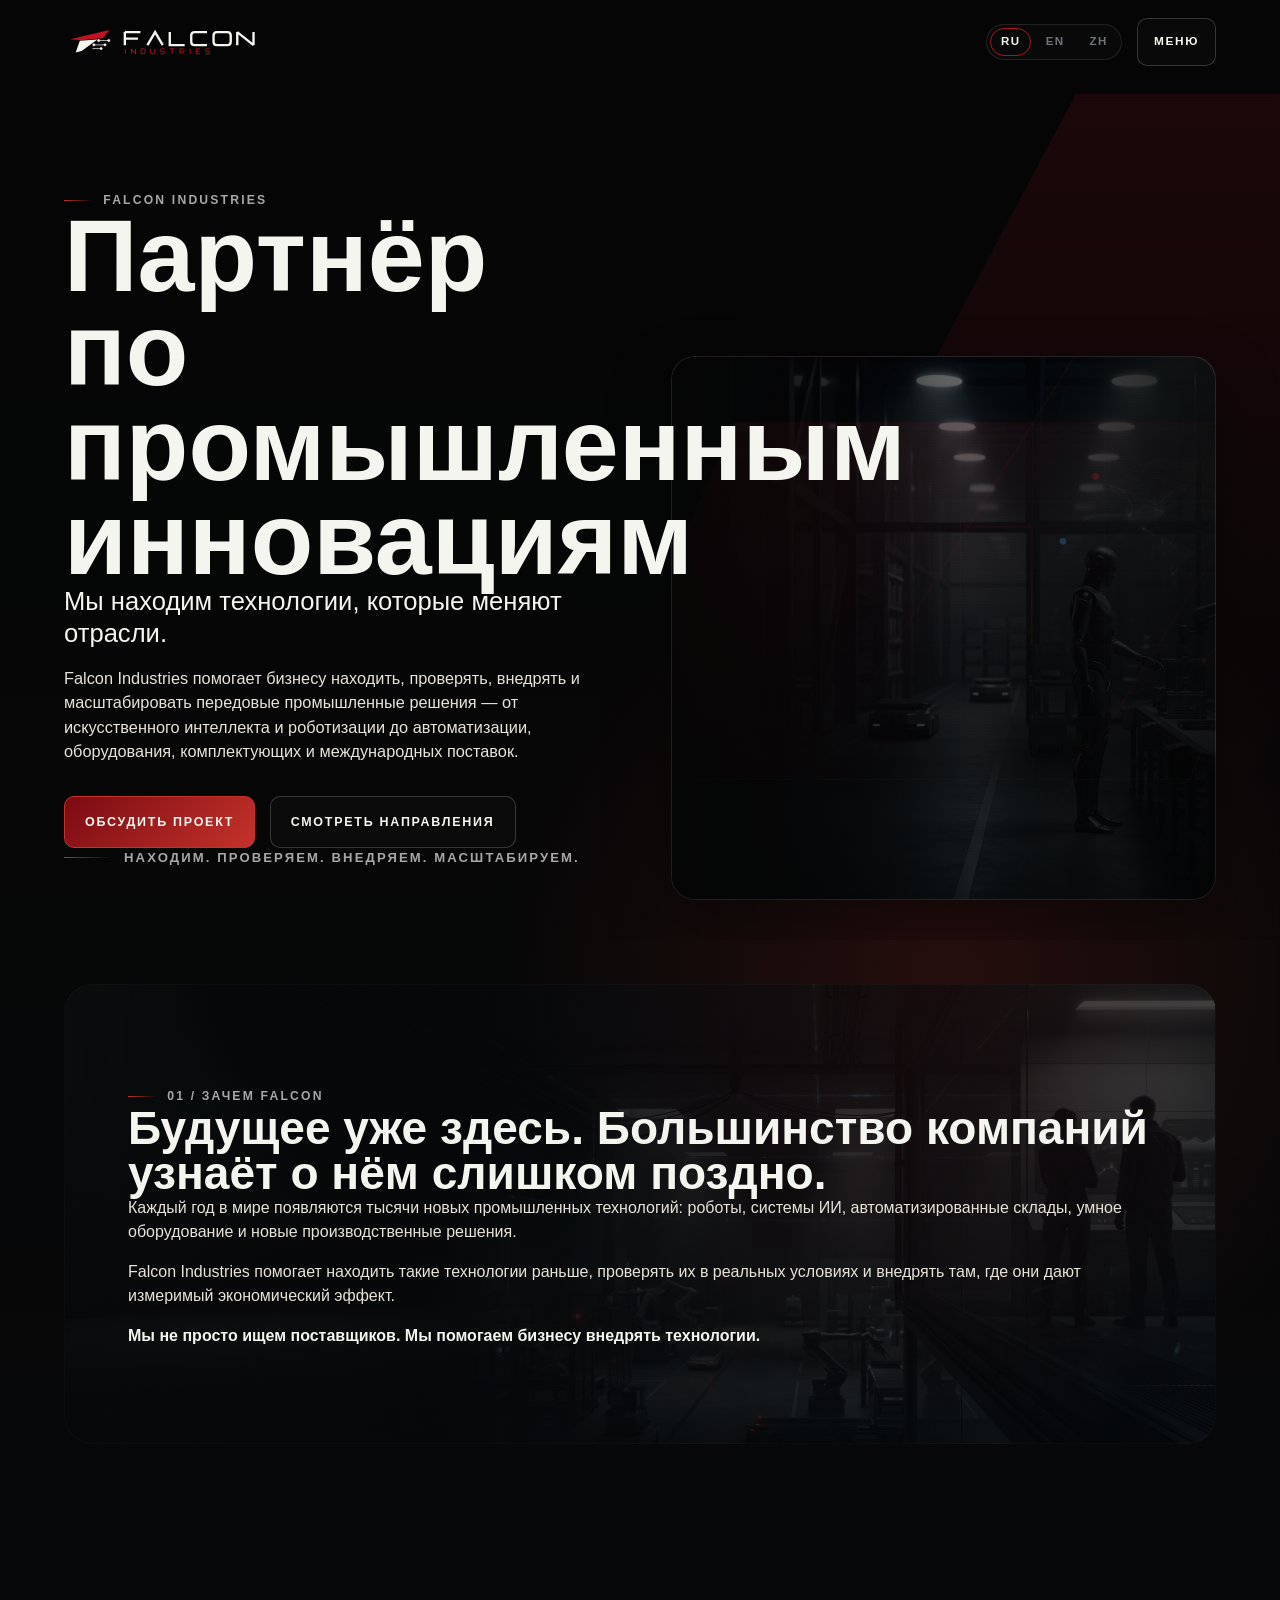
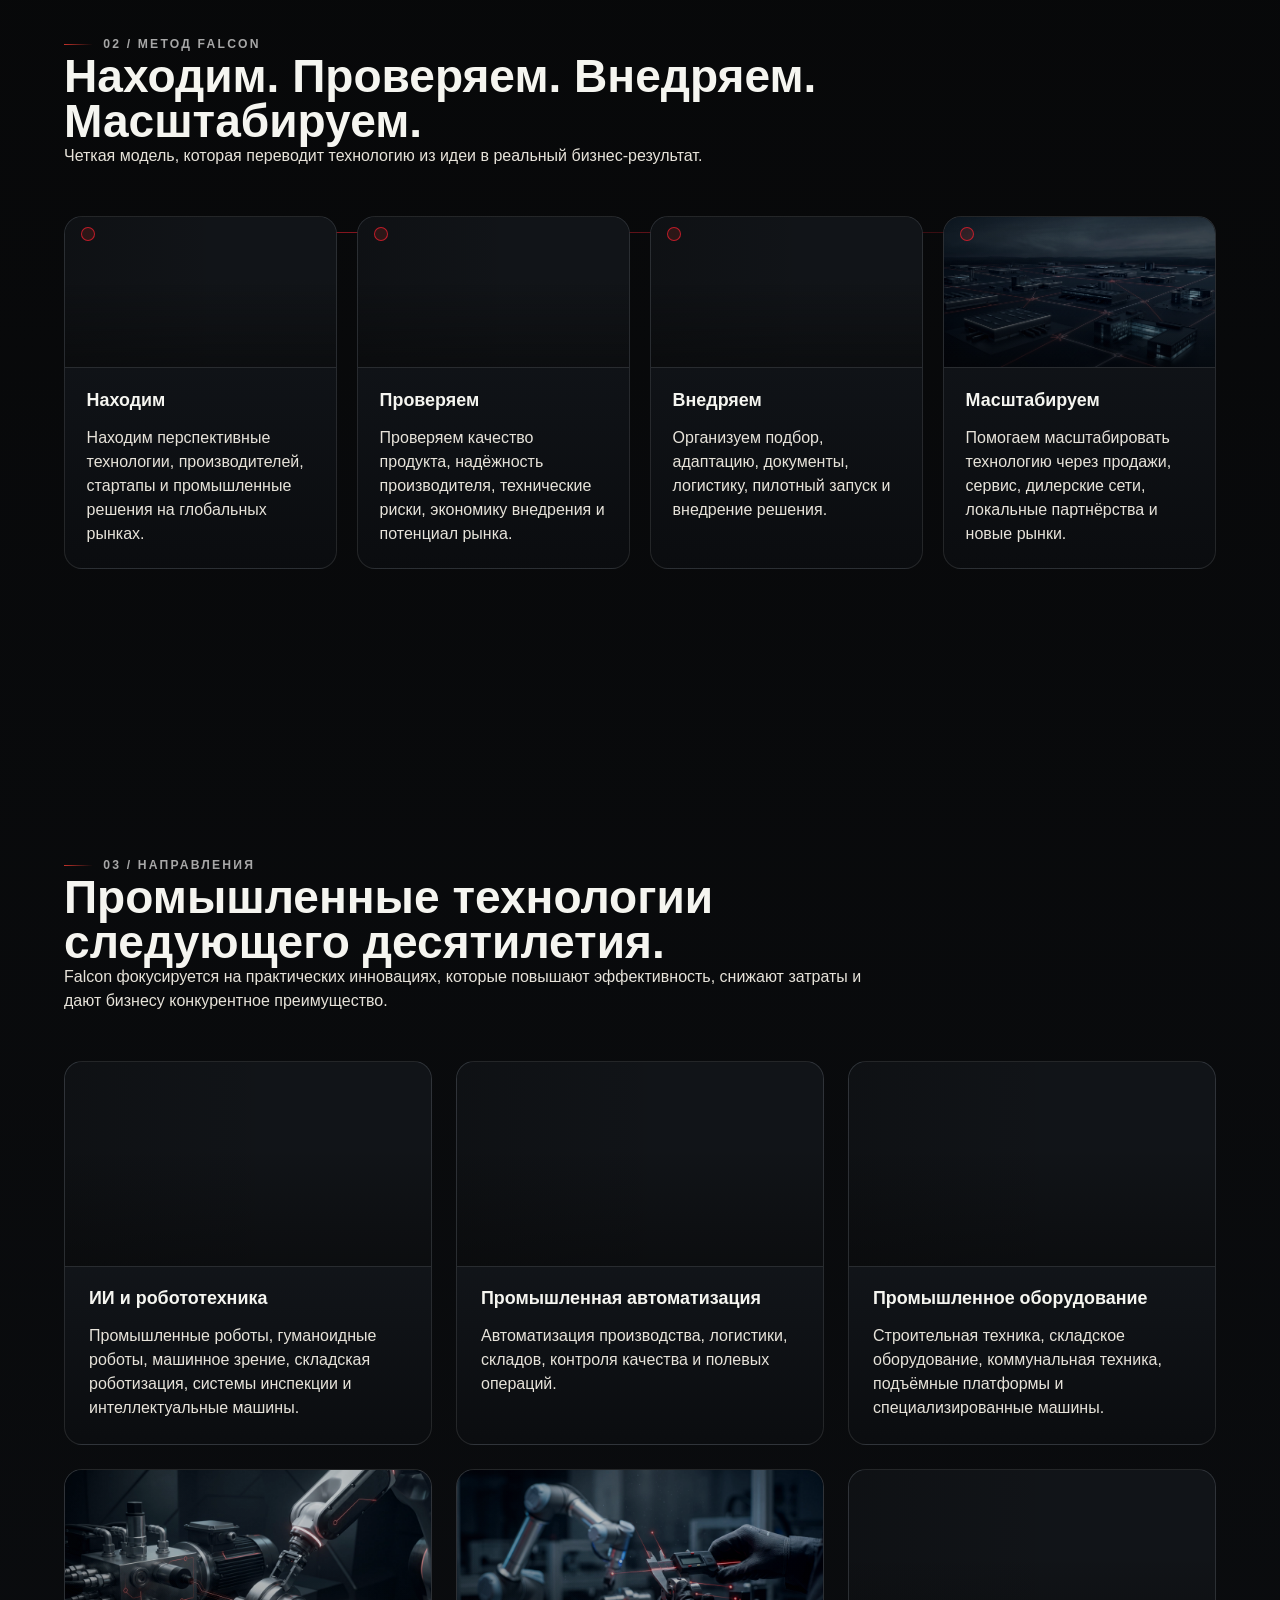
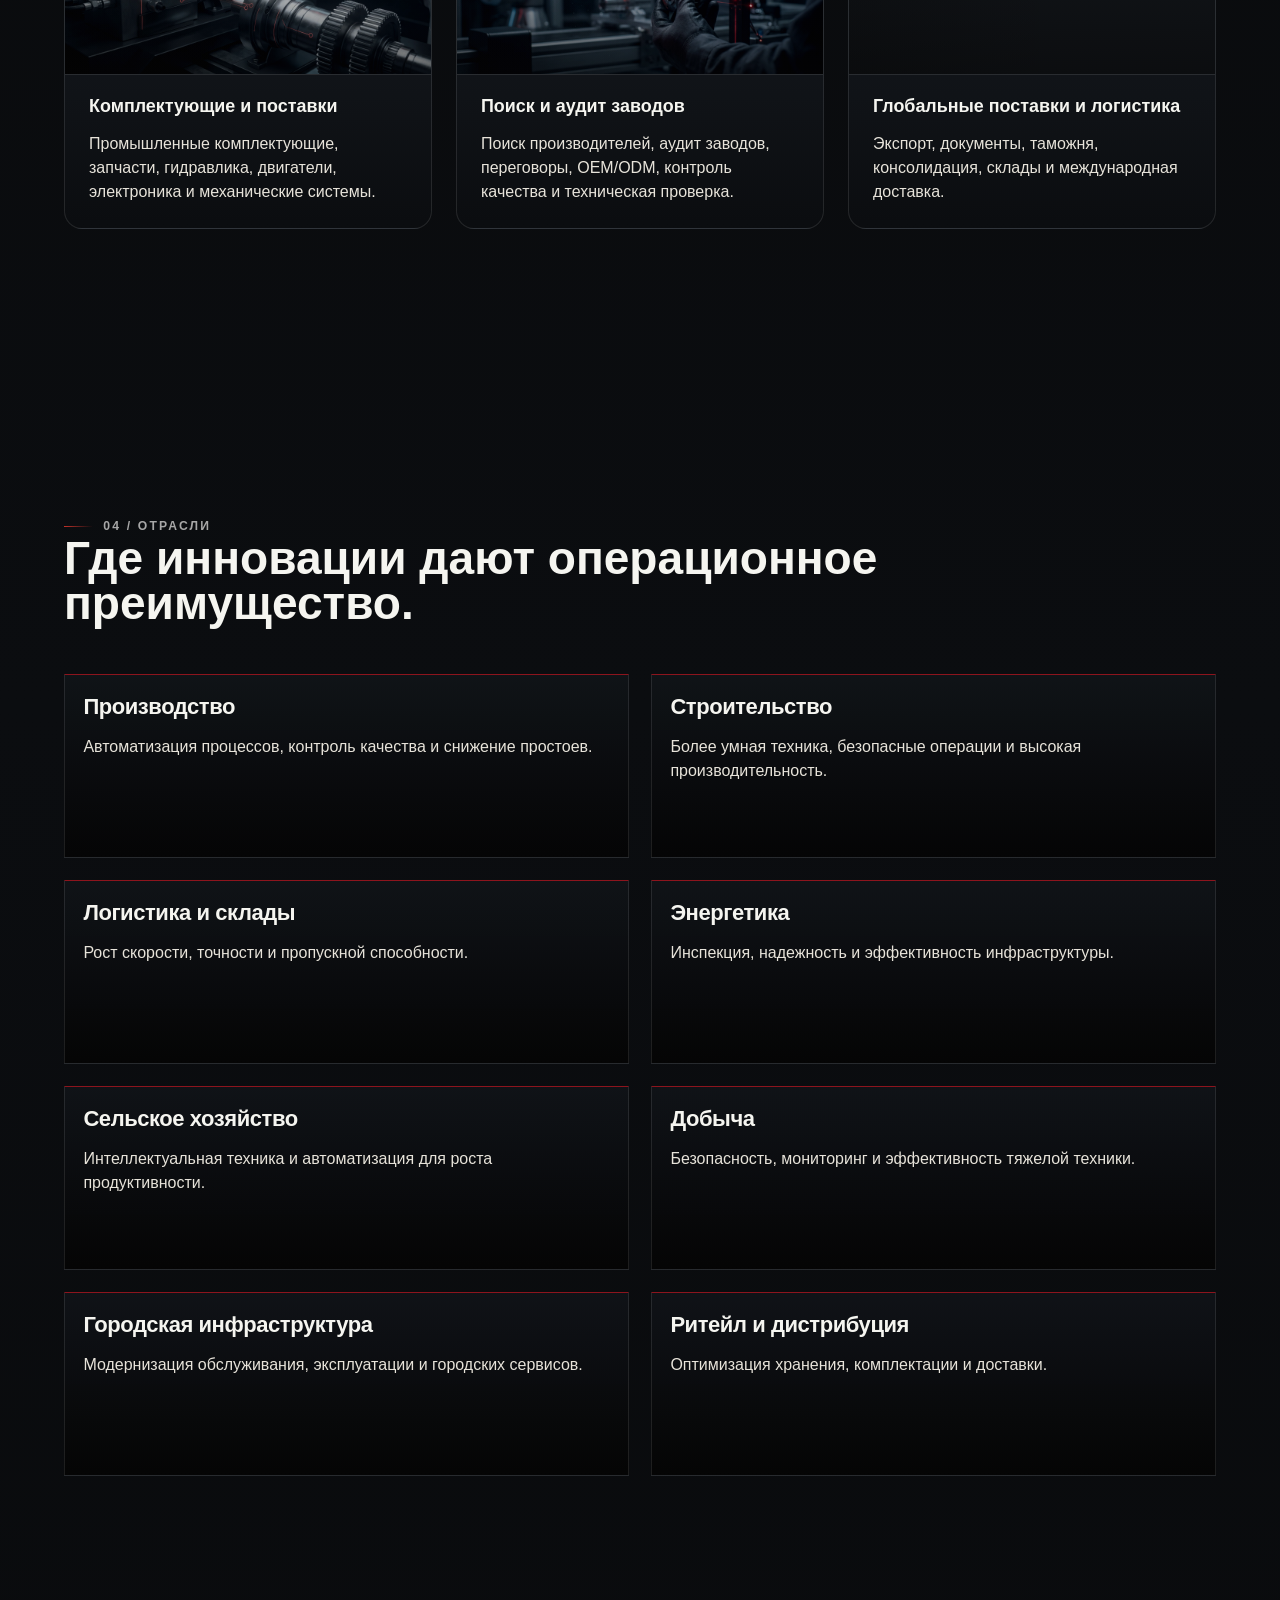
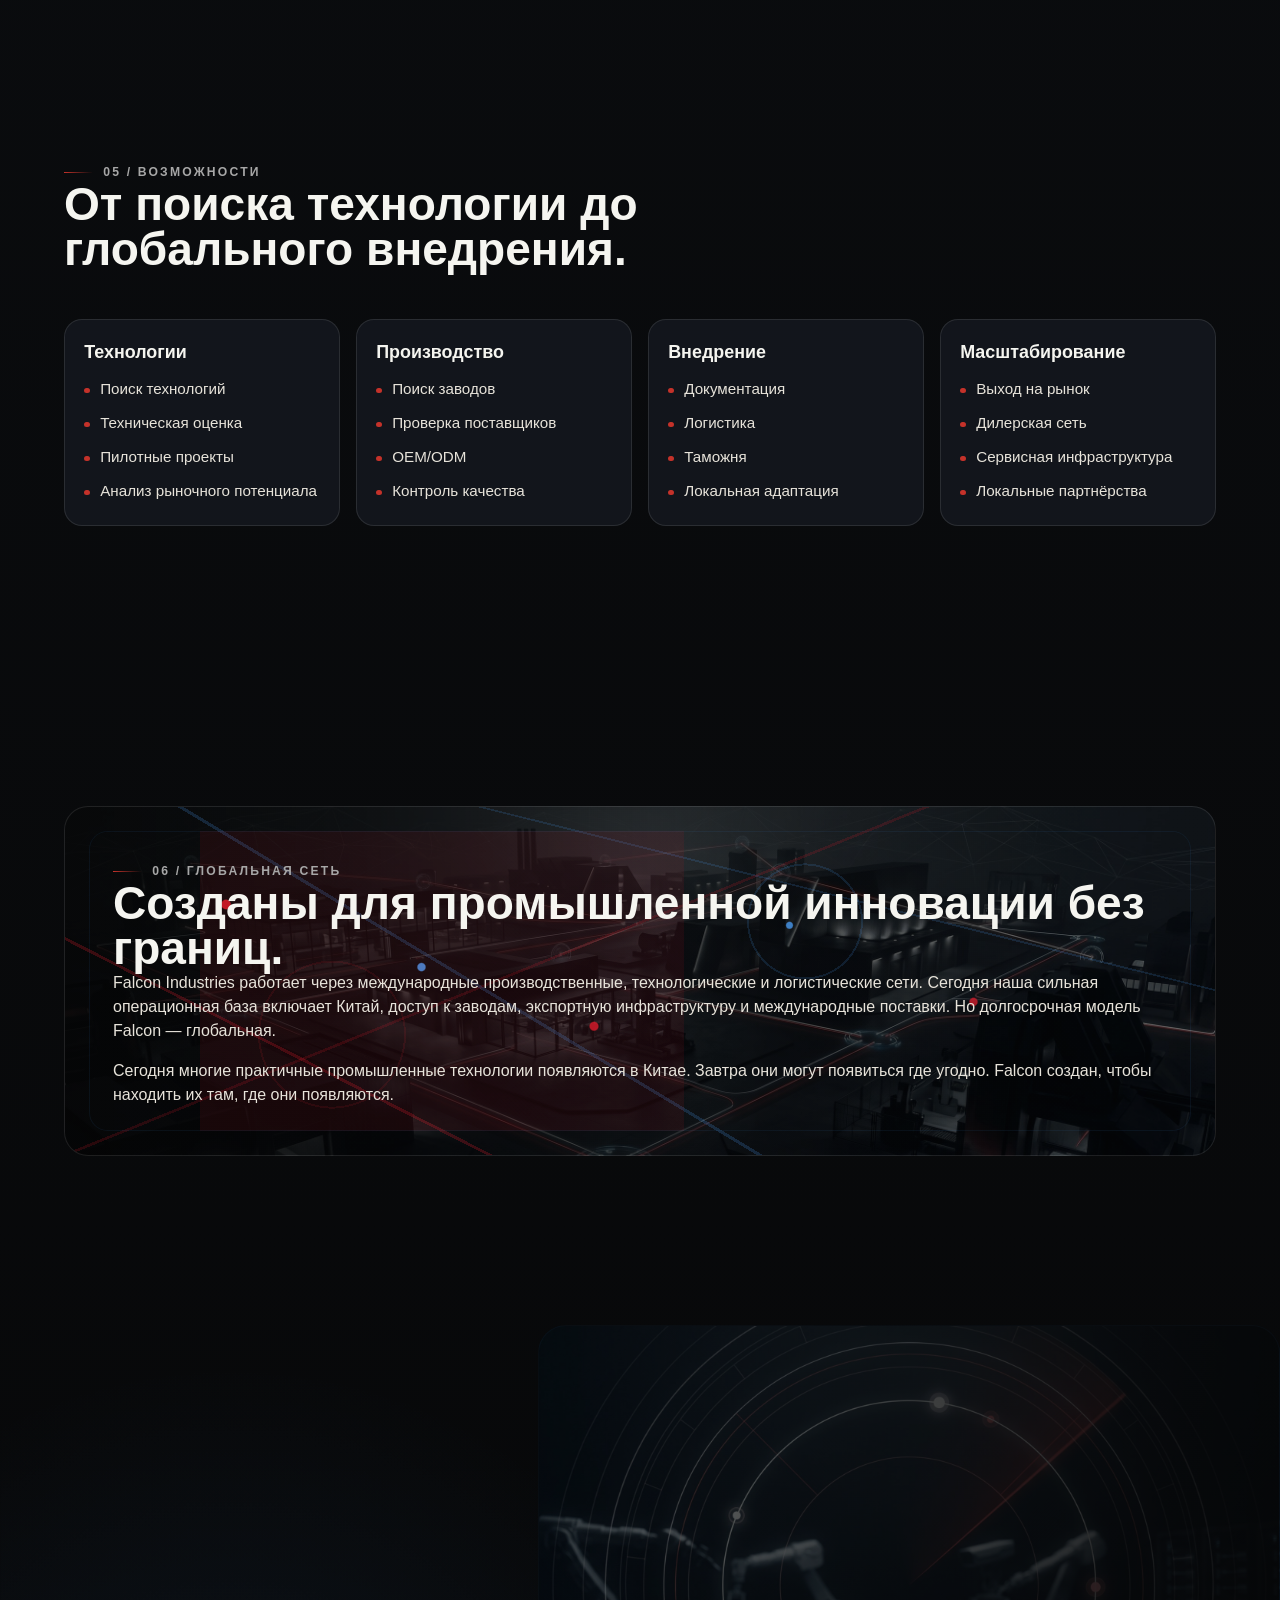
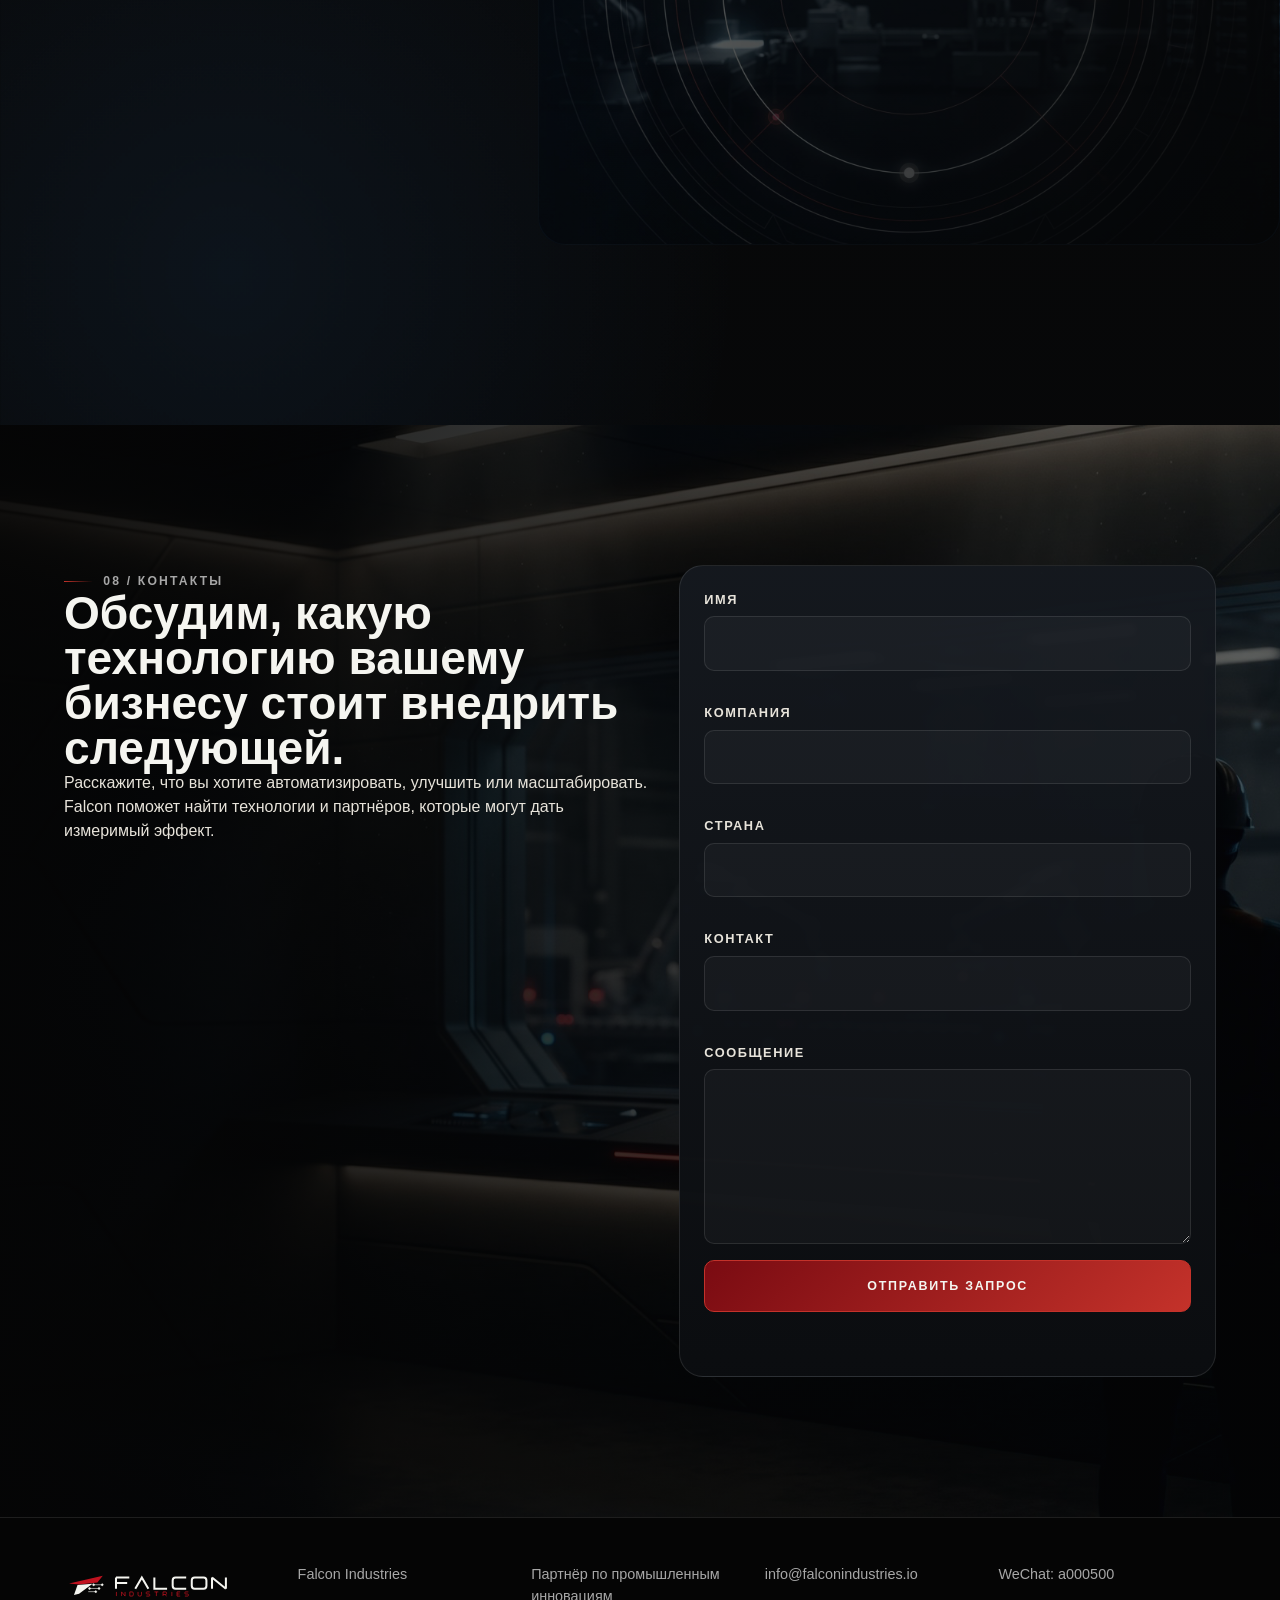
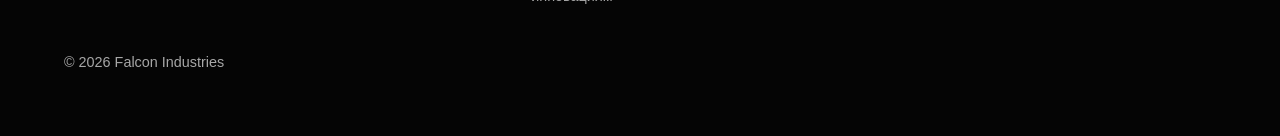
<file: index.html>
<!doctype html>
<html lang="ru">
<head>
  <meta charset="utf-8">
  <meta name="viewport" content="width=device-width, initial-scale=1">
  <title>Falcon Industries — партнёр по промышленным инновациям</title>
  <meta name="description" content="Falcon Industries помогает бизнесу находить, проверять и внедрять промышленные технологии: AI, роботизация, автоматизация, оборудование, комплектующие и международные поставки.">
  <link rel="canonical" href="https://falconindustries.io/">
  <link rel="alternate" hreflang="ru" href="https://falconindustries.io/">
  <link rel="alternate" hreflang="en" href="https://falconindustries.io/en/">
  <link rel="alternate" hreflang="zh-Hans" href="https://falconindustries.io/zh/">
  <link rel="alternate" hreflang="x-default" href="https://falconindustries.io/">
  <link rel="icon" href="/public/brand/falcon-favicon.svg" type="image/svg+xml">
  <link rel="icon" href="/public/brand/falcon-favicon-32.png" sizes="32x32">
  <link rel="apple-touch-icon" href="/public/brand/falcon-favicon-192.png">
  <meta property="og:type" content="website">
  <meta property="og:site_name" content="Falcon Industries">
  <meta property="og:title" content="Falcon Industries — партнёр по промышленным инновациям">
  <meta property="og:description" content="Мы находим технологии, которые меняют отрасли. Находим. Проверяем. Внедряем. Масштабируем.">
  <meta property="og:url" content="https://falconindustries.io/">
  <meta property="og:image" content="https://falconindustries.io/public/media/og-falcon.jpg">
  <meta name="twitter:card" content="summary_large_image">
  <meta name="twitter:title" content="Falcon Industries — партнёр по промышленным инновациям">
  <meta name="twitter:description" content="Мы находим технологии, которые меняют отрасли. Находим. Проверяем. Внедряем. Масштабируем.">
  <meta name="twitter:image" content="https://falconindustries.io/public/media/og-falcon.jpg">
  <script type="application/ld+json">
    {
      "@context": "https://schema.org",
      "@type": "Organization",
      "name": "Falcon Industries",
      "url": "https://falconindustries.io/",
      "description": "Industrial innovation partner for discovering, validating, deploying and scaling technologies that transform industries.",
      "email": "info@falconindustries.io",
      "areaServed": ["CN", "RU", "HK"],
      "sameAs": ["https://falconindustries.io/"]
    }
  </script>
  <link rel="preload" as="image" href="/public/media/hero-poster.jpg" fetchpriority="high">
  <link rel="stylesheet" href="assets/styles.css?v=20260710-hero-visual1">
</head>
<body data-lang="ru">
  <a class="skip-link" href="#main">Перейти к содержанию</a>
  <header class="site-header" data-site-header>
    <div class="container">
      <div class="header-bar">
        <a class="brand-logo" href="#hero" aria-label="Falcon Industries">
          <img src="/public/brand/falcon-logo-horizontal-light.svg" alt="Falcon Industries" width="1040" height="220" decoding="async">
        </a>
        <nav class="site-nav" aria-label="Основная навигация">
          <a href="#about">О нас</a>
          <a href="#approach">Метод</a>
          <a href="#technologies">Направления</a>
          <a href="#industries">Отрасли</a>
          <a href="#capabilities">Возможности</a>
          <a href="#contact">Контакты</a>
        </nav>
        <div class="header-actions">
          <div class="language-switcher" aria-label="Выбор языка">
            <a class="is-active" href="/" hreflang="ru" aria-current="page">RU</a>
            <a href="/en/" hreflang="en">EN</a>
            <a href="/zh/" hreflang="zh-Hans">ZH</a>
          </div>
          <a class="button button--primary" href="#contact">Обсудить проект</a>
          <button type="button" class="menu-toggle" aria-label="Открыть меню" aria-controls="mobile-menu" aria-expanded="false" data-menu-toggle>Меню</button>
        </div>
      </div>
      <div class="mobile-menu" id="mobile-menu" hidden data-mobile-menu>
        <nav aria-label="Мобильная навигация">
          <a href="#about">О компании</a>
          <a href="#approach">Метод</a>
          <a href="#technologies">Направления</a>
          <a href="#industries">Отрасли</a>
          <a href="#capabilities">Возможности</a>
          <a href="#contact">Контакты</a>
        </nav>
        <div class="language-switcher" aria-label="Выбор языка">
          <a class="is-active" href="/" hreflang="ru" aria-current="page">RU</a>
          <a href="/en/" hreflang="en">EN</a>
          <a href="/zh/" hreflang="zh-Hans">ZH</a>
        </div>
      </div>
    </div>
  </header>
  <main id="main">
    <section id="hero" class="hero">
      <div class="container hero-layout">
        <div class="hero-copy" data-reveal>
          <p class="section-label">FALCON INDUSTRIES</p>
          <h1>Партнёр по промышленным инновациям</h1>
          <p class="hero-tagline">Мы находим технологии, которые меняют отрасли.</p>
          <p>Falcon Industries помогает бизнесу находить, проверять, внедрять и масштабировать передовые промышленные решения — от искусственного интеллекта и роботизации до автоматизации, оборудования, комплектующих и международных поставок.</p>
          <div class="hero-actions">
            <a class="button button--primary" href="#contact">Обсудить проект</a>
            <a class="button" href="#technologies">Смотреть направления</a>
          </div>
          <p class="hero-bottom-line">Находим. Проверяем. Внедряем. Масштабируем.</p>
        </div>
        <div class="hero-visual hero__media" data-reveal aria-hidden="true">
          <video class="hero__video hero__video--desktop" autoplay muted loop playsinline preload="metadata" poster="/public/media/hero-poster.jpg" data-video-fallback data-src="/public/media/hero-main.mp4" aria-hidden="true"></video>
          <video class="hero__video hero__video--mobile" autoplay muted loop playsinline preload="metadata" poster="/public/media/hero-poster.jpg" data-video-fallback data-src="/public/media/hero-main-mobile.mp4" aria-hidden="true"></video>
          <div class="hero__overlay" aria-hidden="true"></div>
        </div>
      </div>
    </section>
    <section id="about" class="section section--manifesto">
      <div class="container" data-reveal>
        <p class="section-label">01 / ЗАЧЕМ FALCON</p>
        <h2>Будущее уже здесь. Большинство компаний узнаёт о нём слишком поздно.</h2>
        <p>Каждый год в мире появляются тысячи новых промышленных технологий: роботы, системы ИИ, автоматизированные склады, умное оборудование и новые производственные решения.</p>
        <p>Falcon Industries помогает находить такие технологии раньше, проверять их в реальных условиях и внедрять там, где они дают измеримый экономический эффект.</p>
        <p><strong>Мы не просто ищем поставщиков. Мы помогаем бизнесу внедрять технологии.</strong></p>
      </div>
    </section>
    <section id="approach" class="section section--approach">
      <div class="container">
        <div data-reveal>
          <p class="section-label">02 / МЕТОД FALCON</p>
          <h2>Находим. Проверяем. Внедряем. Масштабируем.</h2>
          <p>Четкая модель, которая переводит технологию из идеи в реальный бизнес-результат.</p>
        </div>
        <div class="signal-grid">
          <article class="signal-card" data-reveal>
            <figure class="approach-card__media" aria-hidden="true">
              <img src="/public/media/discover.jpg" alt="" width="2400" height="1350" loading="lazy" decoding="async">
            </figure>
            <h3>Находим</h3>
            <p>Находим перспективные технологии, производителей, стартапы и промышленные решения на глобальных рынках.</p>
          </article>
          <article class="signal-card" data-reveal>
            <figure class="approach-card__media" aria-hidden="true">
              <img src="/public/media/validate.jpg" alt="" width="2400" height="1350" loading="lazy" decoding="async">
            </figure>
            <h3>Проверяем</h3>
            <p>Проверяем качество продукта, надёжность производителя, технические риски, экономику внедрения и потенциал рынка.</p>
          </article>
          <article class="signal-card" data-reveal>
            <figure class="approach-card__media" aria-hidden="true">
              <img src="/public/media/deploy.jpg" alt="" width="2400" height="1350" loading="lazy" decoding="async">
            </figure>
            <h3>Внедряем</h3>
            <p>Организуем подбор, адаптацию, документы, логистику, пилотный запуск и внедрение решения.</p>
          </article>
          <article class="signal-card" data-reveal>
            <figure class="approach-card__media" aria-hidden="true">
              <img src="/public/media/scale.jpg" alt="" width="2400" height="1350" loading="lazy" decoding="async">
            </figure>
            <h3>Масштабируем</h3>
            <p>Помогаем масштабировать технологию через продажи, сервис, дилерские сети, локальные партнёрства и новые рынки.</p>
          </article>
        </div>
      </div>
    </section>
    <section id="technologies" class="section section--technologies">
      <div class="container">
        <div data-reveal>
          <p class="section-label">03 / НАПРАВЛЕНИЯ</p>
          <h2>Промышленные технологии следующего десятилетия.</h2>
          <p>Falcon фокусируется на практических инновациях, которые повышают эффективность, снижают затраты и дают бизнесу конкурентное преимущество.</p>
        </div>
        <div class="technology-grid">
          <article class="tech-card" data-reveal>
            <figure class="tech-card__media" aria-hidden="true">
              <img src="/public/media/ai-robotics-card.jpg" alt="" width="1920" height="1080" loading="lazy" decoding="async">
            </figure>
            <h3>ИИ и робототехника</h3>
            <p>Промышленные роботы, гуманоидные роботы, машинное зрение, складская роботизация, системы инспекции и интеллектуальные машины.</p>
          </article>
          <article class="tech-card" data-reveal>
            <figure class="tech-card__media" aria-hidden="true">
              <img src="/public/media/industrial-automation-card.jpg" alt="" width="1920" height="1080" loading="lazy" decoding="async">
            </figure>
            <h3>Промышленная автоматизация</h3>
            <p>Автоматизация производства, логистики, складов, контроля качества и полевых операций.</p>
          </article>
          <article class="tech-card" data-reveal>
            <figure class="tech-card__media" aria-hidden="true">
              <img src="/public/media/industrial-equipment-card.jpg" alt="" width="1920" height="1080" loading="lazy" decoding="async">
            </figure>
            <h3>Промышленное оборудование</h3>
            <p>Строительная техника, складское оборудование, коммунальная техника, подъёмные платформы и специализированные машины.</p>
          </article>
          <article class="tech-card" data-reveal>
            <figure class="tech-card__media" aria-hidden="true">
              <img src="/public/media/components-supply-card.jpg" alt="" width="1920" height="1080" loading="lazy" decoding="async">
            </figure>
            <h3>Комплектующие и поставки</h3>
            <p>Промышленные комплектующие, запчасти, гидравлика, двигатели, электроника и механические системы.</p>
          </article>
          <article class="tech-card" data-reveal>
            <figure class="tech-card__media" aria-hidden="true">
              <img src="/public/media/factory-audit-card.jpg" alt="" width="1920" height="1080" loading="lazy" decoding="async">
            </figure>
            <h3>Поиск и аудит заводов</h3>
            <p>Поиск производителей, аудит заводов, переговоры, OEM/ODM, контроль качества и техническая проверка.</p>
          </article>
          <article class="tech-card" data-reveal>
            <figure class="tech-card__media" aria-hidden="true">
              <img src="/public/media/global-supply-card.jpg" alt="" width="1920" height="1080" loading="lazy" decoding="async">
            </figure>
            <h3>Глобальные поставки и логистика</h3>
            <p>Экспорт, документы, таможня, консолидация, склады и международная доставка.</p>
          </article>
        </div>
      </div>
    </section>
    <section id="industries" class="section section--industries">
      <div class="container">
        <div data-reveal>
          <p class="section-label">04 / ОТРАСЛИ</p>
          <h2>Где инновации дают операционное преимущество.</h2>
        </div>
        <div class="industry-grid">
          <article class="industry-tile" data-reveal>
            <h3><span class="no-break">Производство</span></h3>
            <p>Автоматизация процессов, контроль качества и снижение простоев.</p>
          </article>
          <article class="industry-tile" data-reveal>
            <h3><span class="no-break">Строительство</span></h3>
            <p>Более умная техника, безопасные операции и высокая производительность.</p>
          </article>
          <article class="industry-tile" data-reveal>
            <h3><span class="no-break">Логистика</span> <span class="no-break">и</span> <span class="no-break">склады</span></h3>
            <p>Рост скорости, точности и пропускной способности.</p>
          </article>
          <article class="industry-tile" data-reveal>
            <h3><span class="no-break">Энергетика</span></h3>
            <p>Инспекция, надежность и эффективность инфраструктуры.</p>
          </article>
          <article class="industry-tile" data-reveal>
            <h3><span class="no-break">Сельское</span> <span class="no-break">хозяйство</span></h3>
            <p>Интеллектуальная техника и автоматизация для роста продуктивности.</p>
          </article>
          <article class="industry-tile" data-reveal>
            <h3><span class="no-break">Добыча</span></h3>
            <p>Безопасность, мониторинг и эффективность тяжелой техники.</p>
          </article>
          <article class="industry-tile" data-reveal>
            <h3><span class="no-break">Городская</span> <span class="no-break">инфраструктура</span></h3>
            <p>Модернизация обслуживания, эксплуатации и городских сервисов.</p>
          </article>
          <article class="industry-tile" data-reveal>
            <h3><span class="no-break">Ритейл</span> <span class="no-break">и</span> <span class="no-break">дистрибуция</span></h3>
            <p>Оптимизация хранения, комплектации и доставки.</p>
          </article>
        </div>
      </div>
    </section>
    <section id="capabilities" class="section section--capabilities">
      <div class="container">
        <div data-reveal>
          <p class="section-label">05 / ВОЗМОЖНОСТИ</p>
          <h2>От поиска технологии до глобального внедрения.</h2>
        </div>
        <div class="capability-grid">
          <article class="capability-column" data-reveal>
            <h3>Технологии</h3>
            <ul>
              <li>Поиск технологий</li>
              <li>Техническая оценка</li>
              <li>Пилотные проекты</li>
              <li>Анализ рыночного потенциала</li>
            </ul>
          </article>
          <article class="capability-column" data-reveal>
            <h3>Производство</h3>
            <ul>
              <li>Поиск заводов</li>
              <li>Проверка поставщиков</li>
              <li>OEM/ODM</li>
              <li>Контроль качества</li>
            </ul>
          </article>
          <article class="capability-column" data-reveal>
            <h3>Внедрение</h3>
            <ul>
              <li>Документация</li>
              <li>Логистика</li>
              <li>Таможня</li>
              <li>Локальная адаптация</li>
            </ul>
          </article>
          <article class="capability-column" data-reveal>
            <h3>Масштабирование</h3>
            <ul>
              <li>Выход на рынок</li>
              <li>Дилерская сеть</li>
              <li>Сервисная инфраструктура</li>
              <li>Локальные партнёрства</li>
            </ul>
          </article>
        </div>
      </div>
    </section>
    <section id="global-network" class="section section--network">
      <div class="container" data-reveal>
        <p class="section-label">06 / ГЛОБАЛЬНАЯ СЕТЬ</p>
        <h2>Созданы для промышленной инновации без границ.</h2>
        <p>Falcon Industries работает через международные производственные, технологические и логистические сети. Сегодня наша сильная операционная база включает Китай, доступ к заводам, экспортную инфраструктуру и международные поставки. Но долгосрочная модель Falcon — глобальная.</p>
        <p>Сегодня многие практичные промышленные технологии появляются в Китае. Завтра они могут появиться где угодно. Falcon создан, чтобы находить их там, где они появляются.</p>
      </div>
    </section>
    <section id="technology-radar" class="section section--radar">
      <div class="container">
        <div data-reveal>
          <p class="section-label">07 / ТЕХНОЛОГИЧЕСКИЙ РАДАР</p>
          <h2>Мы отслеживаем технологии, которые будут менять промышленность.</h2>
        </div>
        <div class="radar-grid">
          <article class="radar-stage" data-reveal>
            <h3>Готово к внедрению</h3>
            <p>Технологии, которые можно внедрять уже сейчас и получать понятный операционный эффект.</p>
          </article>
          <article class="radar-stage" data-reveal>
            <h3>На стадии роста</h3>
            <p>Решения, которые быстро развиваются и могут стать коммерчески значимыми в ближайшие годы.</p>
          </article>
          <article class="radar-stage" data-reveal>
            <h3>Перспективные технологии</h3>
            <p>Ранние инновации, которые могут определить будущее промышленности.</p>
          </article>
        </div>
      </div>
    </section>
    <section id="contact" class="section section--contact">
      <div class="container">
        <div data-reveal>
          <p class="section-label">08 / КОНТАКТЫ</p>
          <h2>Обсудим, какую технологию вашему бизнесу стоит внедрить следующей.</h2>
          <p>Расскажите, что вы хотите автоматизировать, улучшить или масштабировать. Falcon поможет найти технологии и партнёров, которые могут дать измеримый эффект.</p>
        </div>
        <form class="contact-form" action="mailto:info@falconindustries.io" method="post" data-contact-form data-mail-subject="Falcon Industries: новый индустриальный проект" data-status-opening="Открываем ваш почтовый клиент..." data-status-fallback="Если письмо не открылось, напишите напрямую: info@falconindustries.io.">
          <label>
            <span>Имя</span>
            <input type="text" name="name" required>
          </label>
          <label>
            <span>Компания</span>
            <input type="text" name="company">
          </label>
          <label>
            <span>Страна</span>
            <input type="text" name="country">
          </label>
          <label>
            <span>Контакт</span>
            <input type="text" name="contact" required>
          </label>
          <label>
            <span>Сообщение</span>
            <textarea name="message" rows="6" required></textarea>
          </label>
          <button type="submit" class="button button--primary">Отправить запрос</button>
          <p class="form-status" role="status" aria-live="polite" data-form-status></p>
        </form>
      </div>
    </section>
  </main>
  <footer class="site-footer">
    <div class="container">
      <a class="footer-logo" href="#hero" aria-label="Falcon Industries">
        <img src="/public/brand/falcon-logo-horizontal-light.svg" alt="Falcon Industries" width="1040" height="220" loading="lazy" decoding="async">
      </a>
      <p>Falcon Industries</p>
      <p>Партнёр по промышленным инновациям</p>
      <p><a href="mailto:info@falconindustries.io">info@falconindustries.io</a></p>
      <p>WeChat: a000500</p>
      <p>&copy; <span data-year></span> Falcon Industries</p>
    </div>
  </footer>
  <script src="assets/app.js?v=20260710-hero-visual1" defer></script>
</body>
</html>
</file>
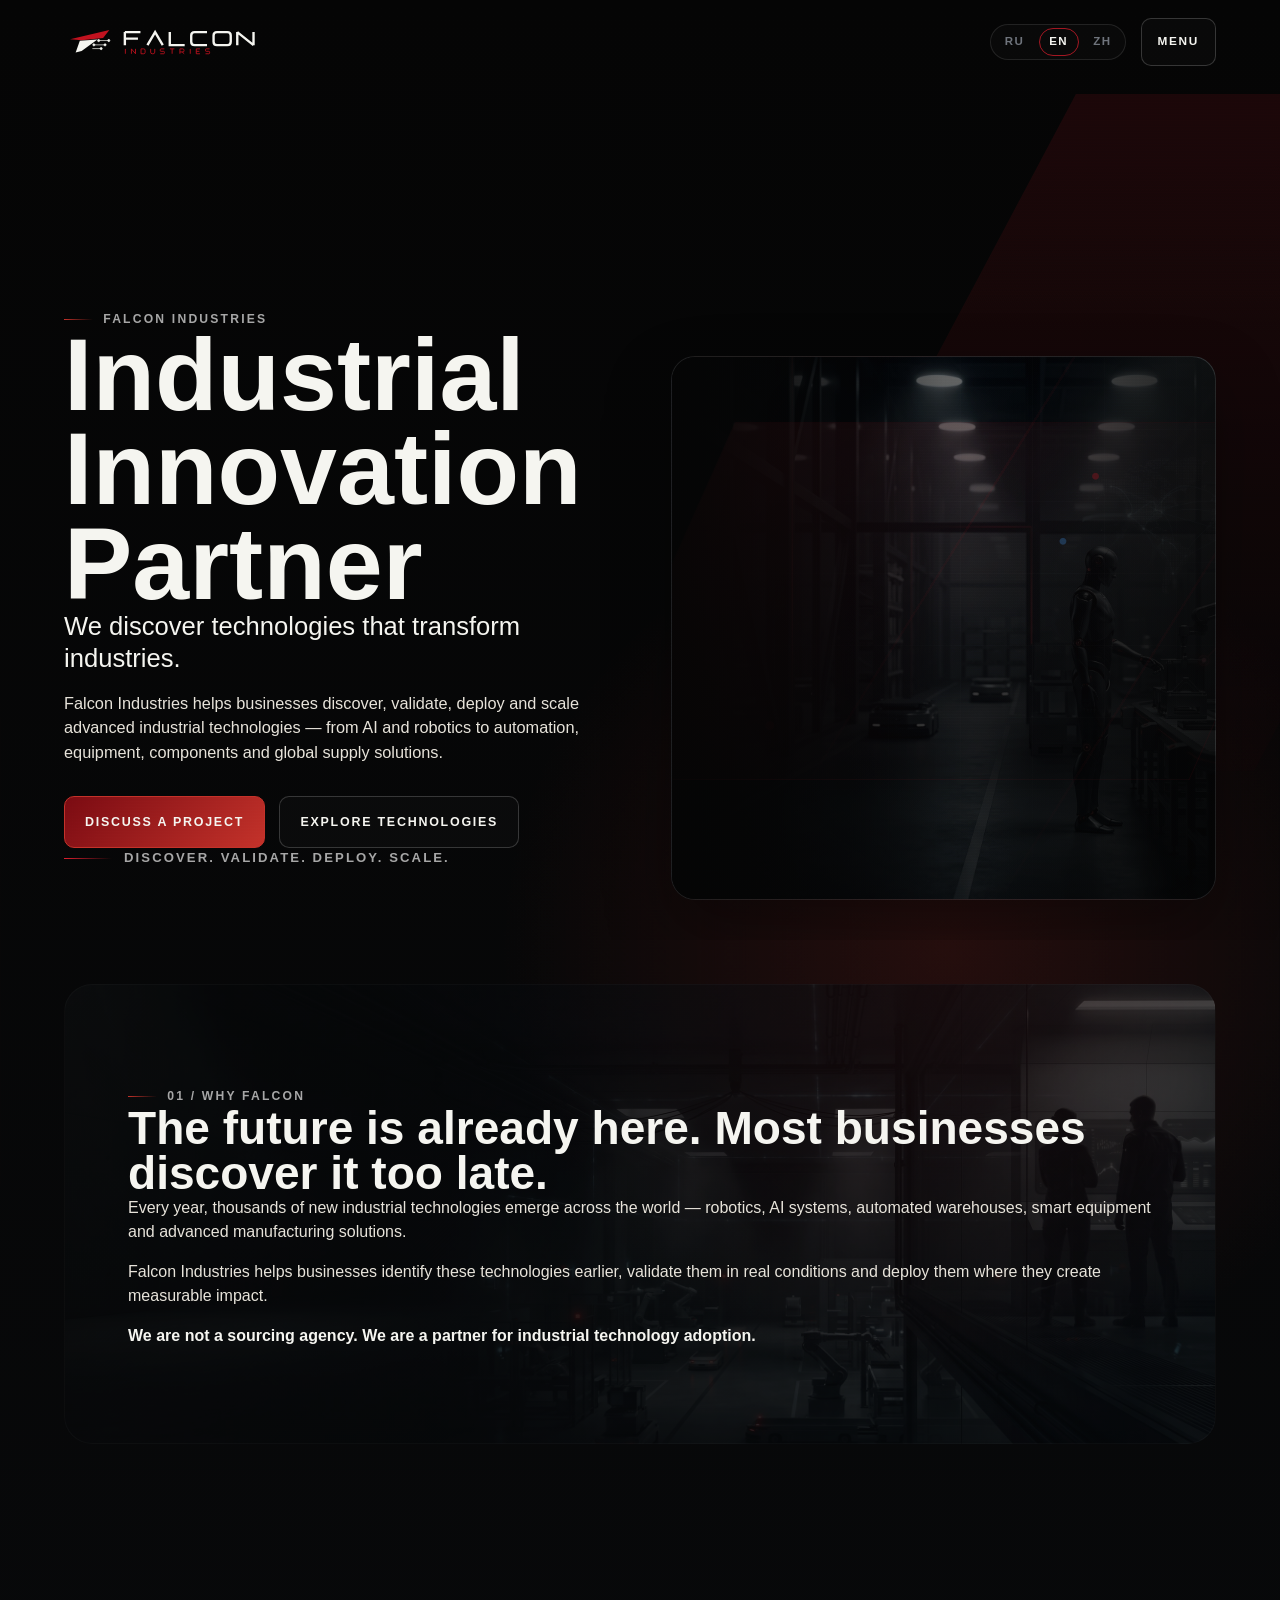
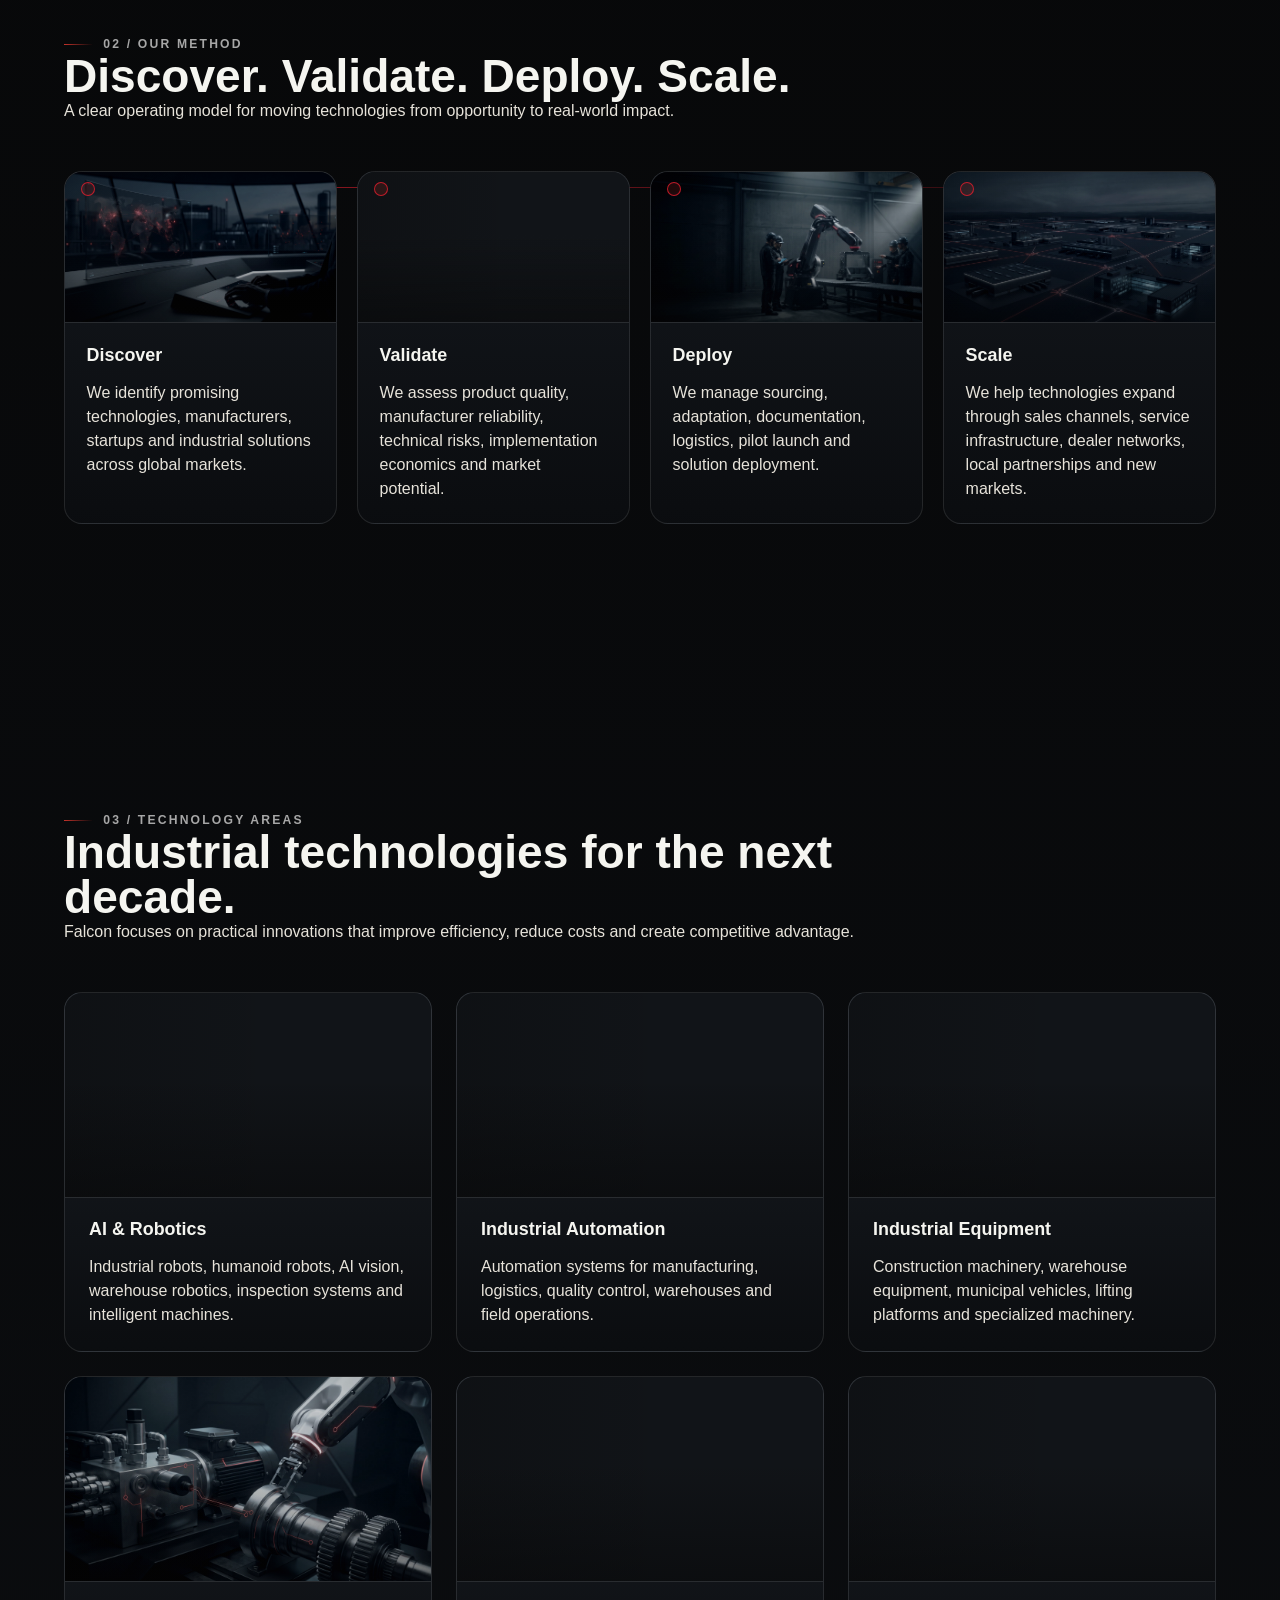
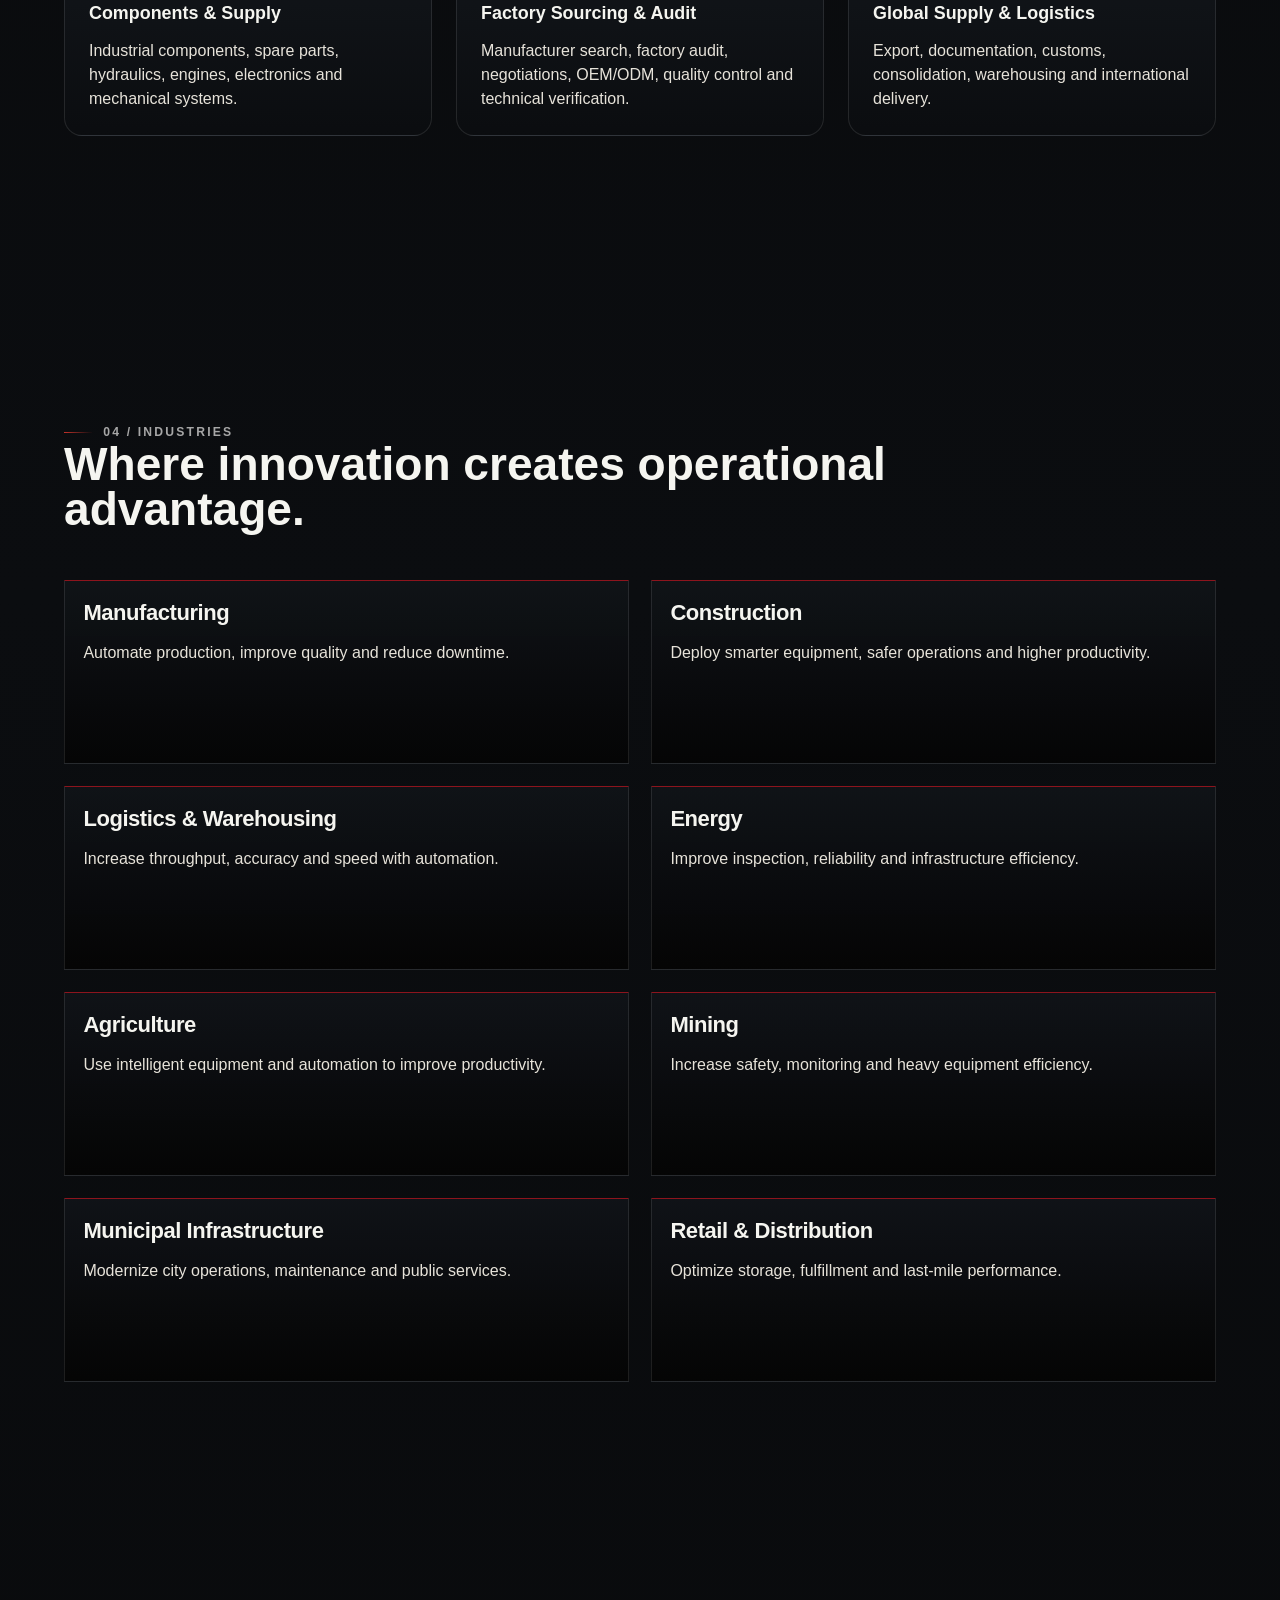
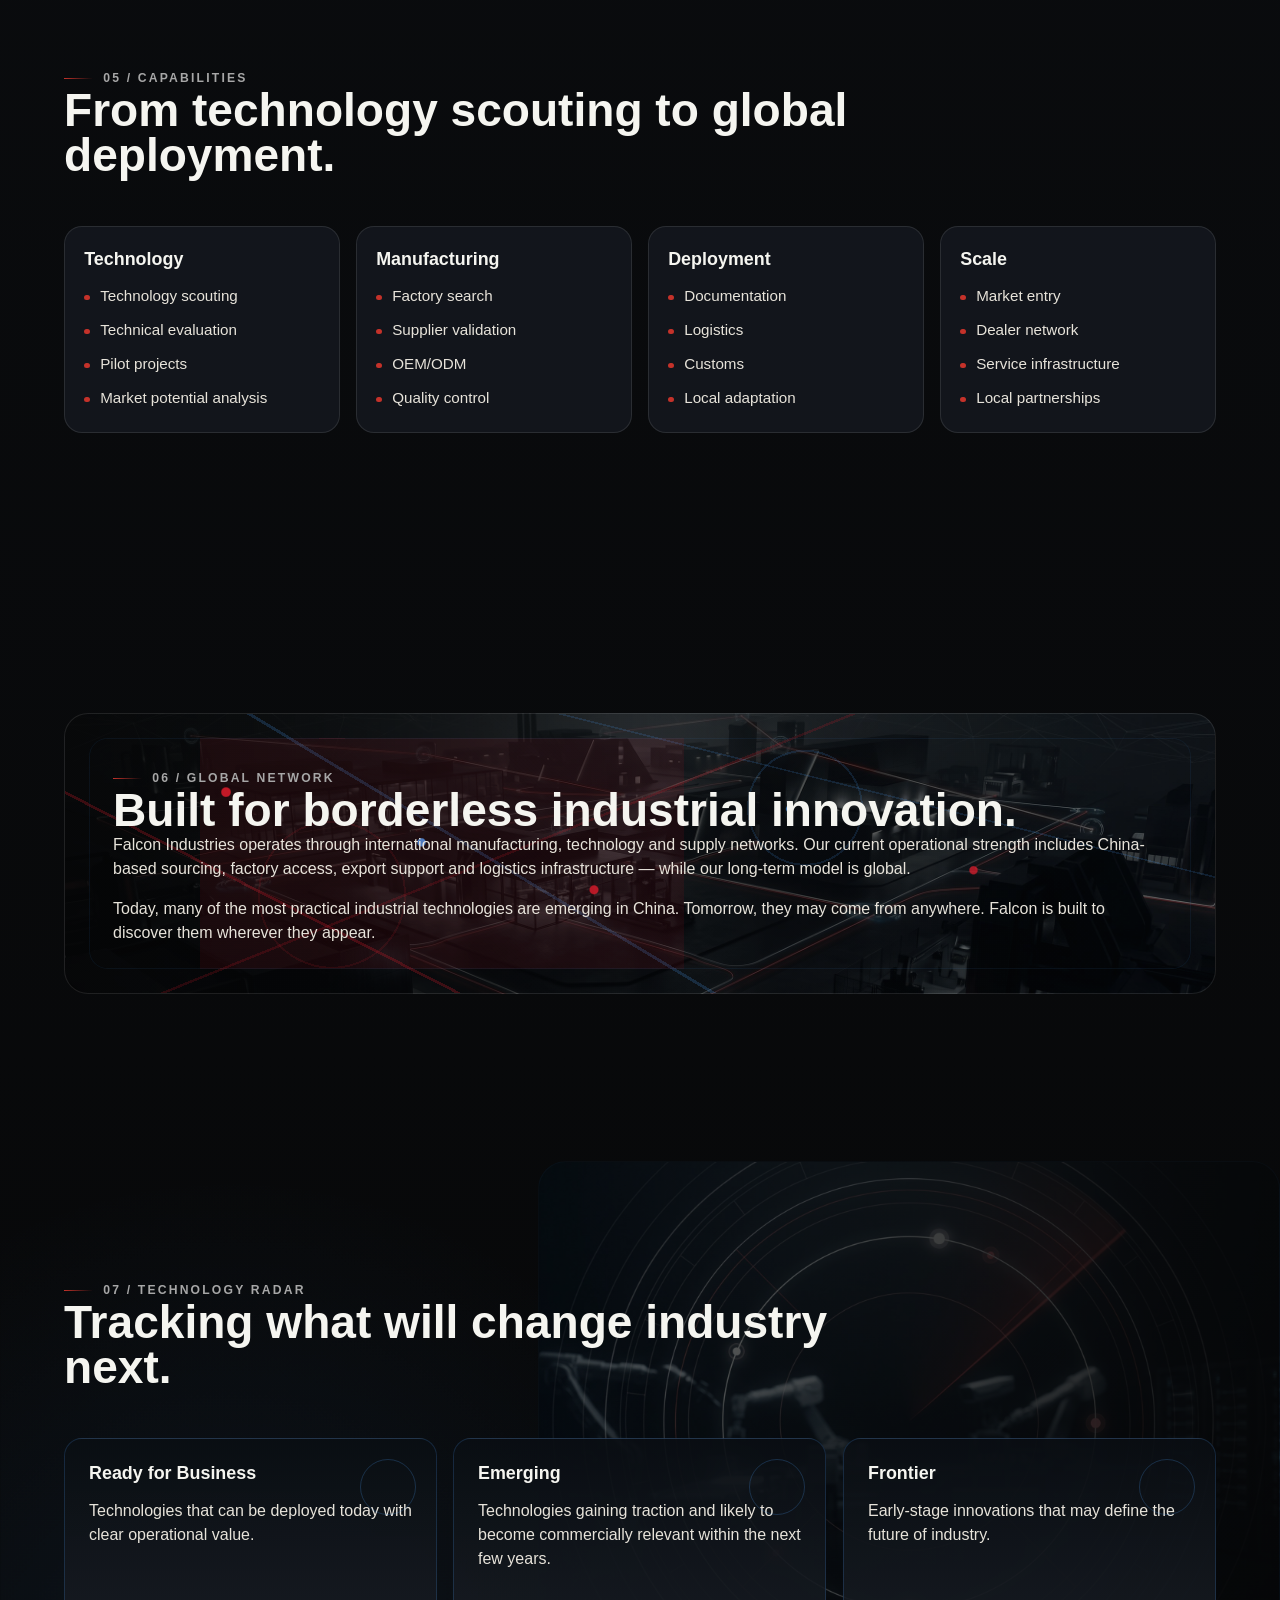
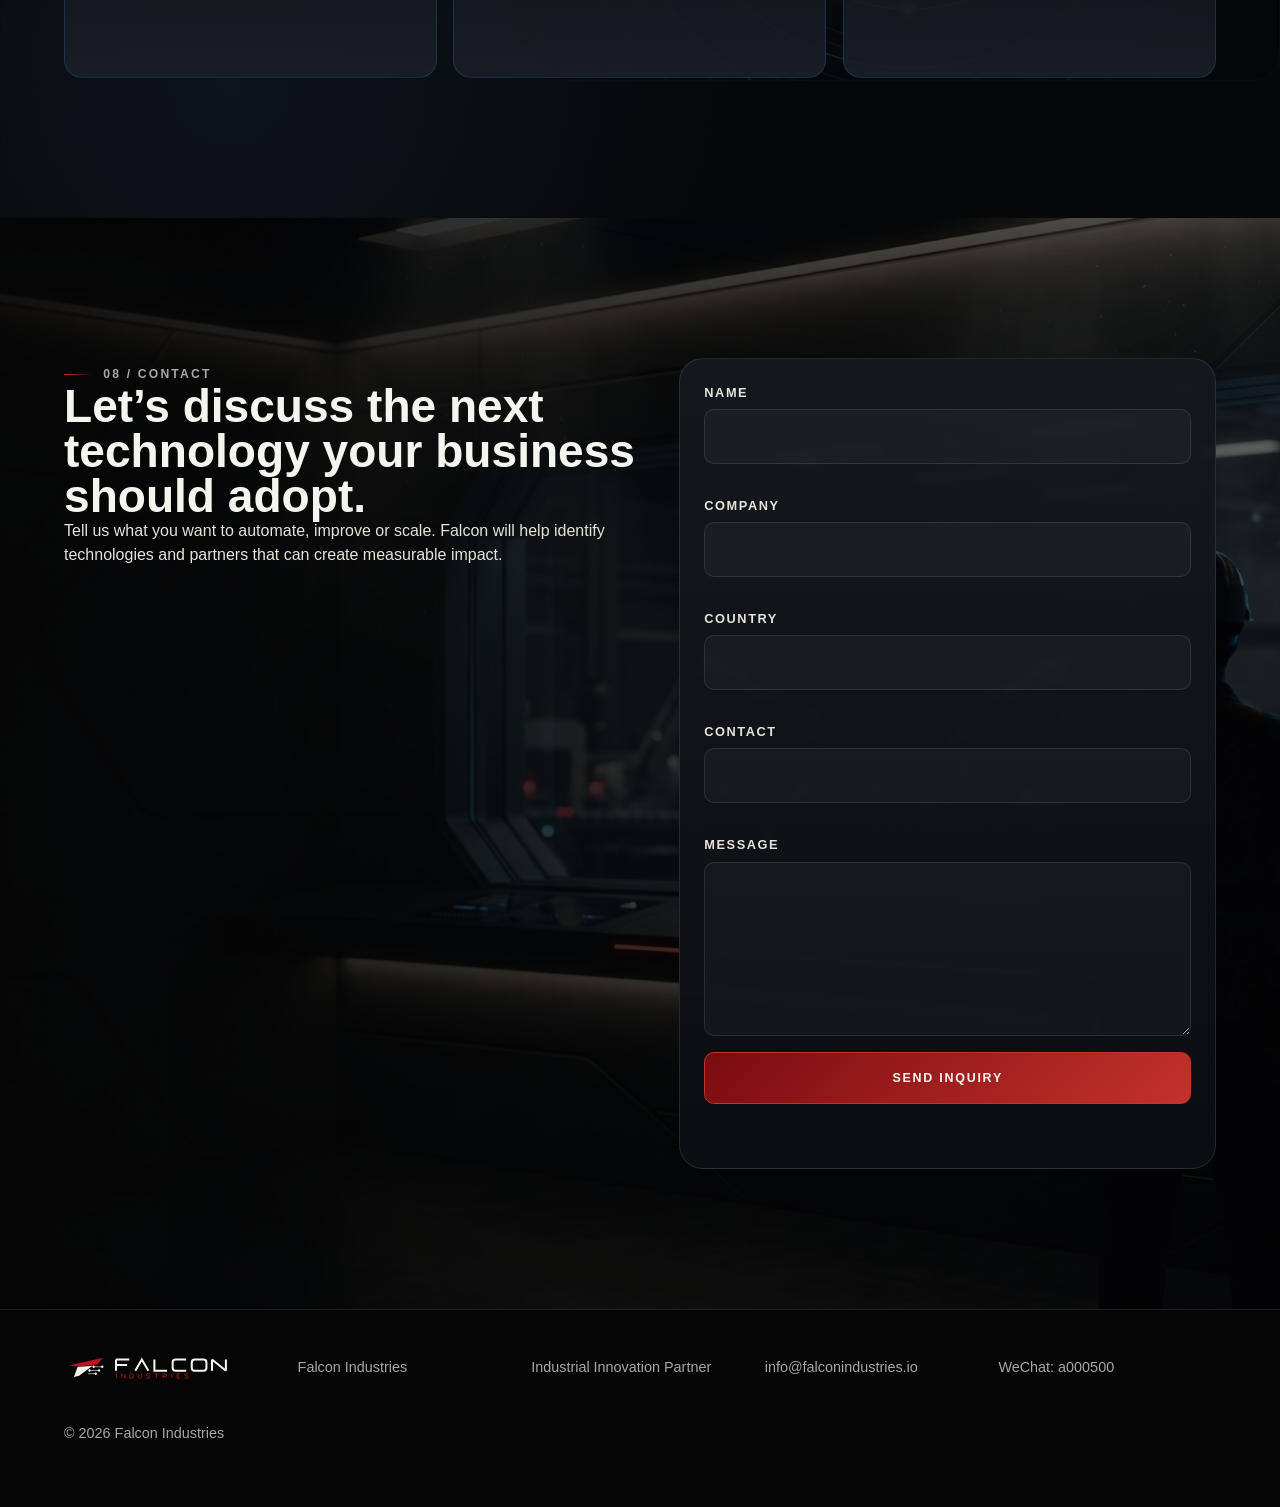
<file: en/index.html>
<!doctype html>
<html lang="en">
<head>
  <meta charset="utf-8">
  <meta name="viewport" content="width=device-width, initial-scale=1">
  <title>Falcon Industries — Industrial Innovation Partner</title>
  <meta name="description" content="Falcon Industries helps businesses discover, validate, deploy and scale advanced industrial technologies — from AI and robotics to automation, equipment, components and global supply solutions.">
  <link rel="canonical" href="https://falconindustries.io/en/">
  <link rel="alternate" hreflang="ru" href="https://falconindustries.io/">
  <link rel="alternate" hreflang="en" href="https://falconindustries.io/en/">
  <link rel="alternate" hreflang="zh-Hans" href="https://falconindustries.io/zh/">
  <link rel="alternate" hreflang="x-default" href="https://falconindustries.io/">
  <link rel="icon" href="/public/brand/falcon-favicon.svg" type="image/svg+xml">
  <link rel="icon" href="/public/brand/falcon-favicon-32.png" sizes="32x32">
  <link rel="apple-touch-icon" href="/public/brand/falcon-favicon-192.png">
  <meta property="og:type" content="website">
  <meta property="og:site_name" content="Falcon Industries">
  <meta property="og:title" content="Falcon Industries — Industrial Innovation Partner">
  <meta property="og:description" content="We discover technologies that transform industries. Discover. Validate. Deploy. Scale.">
  <meta property="og:url" content="https://falconindustries.io/en/">
  <meta property="og:image" content="https://falconindustries.io/public/media/og-falcon.jpg">
  <meta name="twitter:card" content="summary_large_image">
  <meta name="twitter:title" content="Falcon Industries — Industrial Innovation Partner">
  <meta name="twitter:description" content="We discover technologies that transform industries. Discover. Validate. Deploy. Scale.">
  <meta name="twitter:image" content="https://falconindustries.io/public/media/og-falcon.jpg">
  <script type="application/ld+json">
    {
      "@context": "https://schema.org",
      "@type": "Organization",
      "name": "Falcon Industries",
      "url": "https://falconindustries.io/en/",
      "description": "Industrial innovation partner for discovering, validating, deploying and scaling technologies that transform industries.",
      "email": "info@falconindustries.io",
      "areaServed": ["CN", "RU", "HK"],
      "sameAs": ["https://falconindustries.io/"]
    }
  </script>
  <link rel="preload" as="image" href="/public/media/hero-poster.jpg" fetchpriority="high">
  <link rel="stylesheet" href="../assets/styles.css?v=20260710-hero-visual1">
</head>
<body data-lang="en">
  <a class="skip-link" href="#main">Skip to content</a>
  <header class="site-header" data-site-header>
    <div class="container">
      <div class="header-bar">
        <a class="brand-logo" href="#hero" aria-label="Falcon Industries">
          <img src="/public/brand/falcon-logo-horizontal-light.svg" alt="Falcon Industries" width="1040" height="220" decoding="async">
        </a>
        <nav class="site-nav" aria-label="Primary navigation">
          <a href="#about">About</a>
          <a href="#approach">Method</a>
          <a href="#technologies">Technologies</a>
          <a href="#industries">Industries</a>
          <a href="#capabilities">Capabilities</a>
          <a href="#contact">Contact</a>
        </nav>
        <div class="header-actions">
          <div class="language-switcher" aria-label="Language selection">
            <a href="/" hreflang="ru">RU</a>
            <a class="is-active" href="/en/" hreflang="en" aria-current="page">EN</a>
            <a href="/zh/" hreflang="zh-Hans">ZH</a>
          </div>
          <a class="button button--primary" href="#contact">Discuss a Project</a>
          <button type="button" class="menu-toggle" aria-label="Open menu" aria-controls="mobile-menu" aria-expanded="false" data-menu-toggle>Menu</button>
        </div>
      </div>
      <div class="mobile-menu" id="mobile-menu" hidden data-mobile-menu>
        <nav aria-label="Mobile navigation">
          <a href="#about">About</a>
          <a href="#approach">Method</a>
          <a href="#technologies">Technologies</a>
          <a href="#industries">Industries</a>
          <a href="#capabilities">Capabilities</a>
          <a href="#contact">Contact</a>
        </nav>
        <div class="language-switcher" aria-label="Language selection">
          <a href="/" hreflang="ru">RU</a>
          <a class="is-active" href="/en/" hreflang="en" aria-current="page">EN</a>
          <a href="/zh/" hreflang="zh-Hans">ZH</a>
        </div>
      </div>
    </div>
  </header>
  <main id="main">
    <section id="hero" class="hero">
      <div class="container hero-layout">
        <div class="hero-copy" data-reveal>
          <p class="section-label">FALCON INDUSTRIES</p>
          <h1>Industrial Innovation Partner</h1>
          <p class="hero-tagline">We discover technologies that transform industries.</p>
          <p>Falcon Industries helps businesses discover, validate, deploy and scale advanced industrial technologies — from AI and robotics to automation, equipment, components and global supply solutions.</p>
          <div class="hero-actions">
            <a class="button button--primary" href="#contact">Discuss a Project</a>
            <a class="button" href="#technologies">Explore Technologies</a>
          </div>
          <p class="hero-bottom-line">Discover. Validate. Deploy. Scale.</p>
        </div>
        <div class="hero-visual hero__media" data-reveal aria-hidden="true">
          <video class="hero__video hero__video--desktop" autoplay muted loop playsinline preload="metadata" poster="/public/media/hero-poster.jpg" data-video-fallback data-src="/public/media/hero-main.mp4" aria-hidden="true"></video>
          <video class="hero__video hero__video--mobile" autoplay muted loop playsinline preload="metadata" poster="/public/media/hero-poster.jpg" data-video-fallback data-src="/public/media/hero-main-mobile.mp4" aria-hidden="true"></video>
          <div class="hero__overlay" aria-hidden="true"></div>
        </div>
      </div>
    </section>
    <section id="about" class="section section--manifesto">
      <div class="container" data-reveal>
        <p class="section-label">01 / WHY FALCON</p>
        <h2>The future is already here. Most businesses discover it too late.</h2>
        <p>Every year, thousands of new industrial technologies emerge across the world — robotics, AI systems, automated warehouses, smart equipment and advanced manufacturing solutions.</p>
        <p>Falcon Industries helps businesses identify these technologies earlier, validate them in real conditions and deploy them where they create measurable impact.</p>
        <p><strong>We are not a sourcing agency. We are a partner for industrial technology adoption.</strong></p>
      </div>
    </section>
    <section id="approach" class="section section--approach">
      <div class="container">
        <div data-reveal>
          <p class="section-label">02 / OUR METHOD</p>
          <h2>Discover. Validate. Deploy. Scale.</h2>
          <p>A clear operating model for moving technologies from opportunity to real-world impact.</p>
        </div>
        <div class="signal-grid">
          <article class="signal-card" data-reveal>
            <figure class="approach-card__media" aria-hidden="true">
              <img src="/public/media/discover.jpg" alt="" width="2400" height="1350" loading="lazy" decoding="async">
            </figure>
            <h3>Discover</h3>
            <p>We identify promising technologies, manufacturers, startups and industrial solutions across global markets.</p>
          </article>
          <article class="signal-card" data-reveal>
            <figure class="approach-card__media" aria-hidden="true">
              <img src="/public/media/validate.jpg" alt="" width="2400" height="1350" loading="lazy" decoding="async">
            </figure>
            <h3>Validate</h3>
            <p>We assess product quality, manufacturer reliability, technical risks, implementation economics and market potential.</p>
          </article>
          <article class="signal-card" data-reveal>
            <figure class="approach-card__media" aria-hidden="true">
              <img src="/public/media/deploy.jpg" alt="" width="2400" height="1350" loading="lazy" decoding="async">
            </figure>
            <h3>Deploy</h3>
            <p>We manage sourcing, adaptation, documentation, logistics, pilot launch and solution deployment.</p>
          </article>
          <article class="signal-card" data-reveal>
            <figure class="approach-card__media" aria-hidden="true">
              <img src="/public/media/scale.jpg" alt="" width="2400" height="1350" loading="lazy" decoding="async">
            </figure>
            <h3>Scale</h3>
            <p>We help technologies expand through sales channels, service infrastructure, dealer networks, local partnerships and new markets.</p>
          </article>
        </div>
      </div>
    </section>
    <section id="technologies" class="section section--technologies">
      <div class="container">
        <div data-reveal>
          <p class="section-label">03 / TECHNOLOGY AREAS</p>
          <h2>Industrial technologies for the next decade.</h2>
          <p>Falcon focuses on practical innovations that improve efficiency, reduce costs and create competitive advantage.</p>
        </div>
        <div class="technology-grid">
          <article class="tech-card" data-reveal>
            <figure class="tech-card__media" aria-hidden="true">
              <img src="/public/media/ai-robotics-card.jpg" alt="" width="1920" height="1080" loading="lazy" decoding="async">
            </figure>
            <h3>AI &amp; Robotics</h3>
            <p>Industrial robots, humanoid robots, AI vision, warehouse robotics, inspection systems and intelligent machines.</p>
          </article>
          <article class="tech-card" data-reveal>
            <figure class="tech-card__media" aria-hidden="true">
              <img src="/public/media/industrial-automation-card.jpg" alt="" width="1920" height="1080" loading="lazy" decoding="async">
            </figure>
            <h3>Industrial Automation</h3>
            <p>Automation systems for manufacturing, logistics, quality control, warehouses and field operations.</p>
          </article>
          <article class="tech-card" data-reveal>
            <figure class="tech-card__media" aria-hidden="true">
              <img src="/public/media/industrial-equipment-card.jpg" alt="" width="1920" height="1080" loading="lazy" decoding="async">
            </figure>
            <h3>Industrial Equipment</h3>
            <p>Construction machinery, warehouse equipment, municipal vehicles, lifting platforms and specialized machinery.</p>
          </article>
          <article class="tech-card" data-reveal>
            <figure class="tech-card__media" aria-hidden="true">
              <img src="/public/media/components-supply-card.jpg" alt="" width="1920" height="1080" loading="lazy" decoding="async">
            </figure>
            <h3>Components &amp; Supply</h3>
            <p>Industrial components, spare parts, hydraulics, engines, electronics and mechanical systems.</p>
          </article>
          <article class="tech-card" data-reveal>
            <figure class="tech-card__media" aria-hidden="true">
              <img src="/public/media/factory-audit-card.jpg" alt="" width="1920" height="1080" loading="lazy" decoding="async">
            </figure>
            <h3>Factory Sourcing &amp; Audit</h3>
            <p>Manufacturer search, factory audit, negotiations, OEM/ODM, quality control and technical verification.</p>
          </article>
          <article class="tech-card" data-reveal>
            <figure class="tech-card__media" aria-hidden="true">
              <img src="/public/media/global-supply-card.jpg" alt="" width="1920" height="1080" loading="lazy" decoding="async">
            </figure>
            <h3>Global Supply &amp; Logistics</h3>
            <p>Export, documentation, customs, consolidation, warehousing and international delivery.</p>
          </article>
        </div>
      </div>
    </section>
    <section id="industries" class="section section--industries">
      <div class="container">
        <div data-reveal>
          <p class="section-label">04 / INDUSTRIES</p>
          <h2>Where innovation creates operational advantage.</h2>
        </div>
        <div class="industry-grid">
          <article class="industry-tile" data-reveal>
            <h3><span class="no-break">Manufacturing</span></h3>
            <p>Automate production, improve quality and reduce downtime.</p>
          </article>
          <article class="industry-tile" data-reveal>
            <h3><span class="no-break">Construction</span></h3>
            <p>Deploy smarter equipment, safer operations and higher productivity.</p>
          </article>
          <article class="industry-tile" data-reveal>
            <h3><span class="no-break">Logistics</span> <span class="no-break">&amp;</span> <span class="no-break">Warehousing</span></h3>
            <p>Increase throughput, accuracy and speed with automation.</p>
          </article>
          <article class="industry-tile" data-reveal>
            <h3><span class="no-break">Energy</span></h3>
            <p>Improve inspection, reliability and infrastructure efficiency.</p>
          </article>
          <article class="industry-tile" data-reveal>
            <h3><span class="no-break">Agriculture</span></h3>
            <p>Use intelligent equipment and automation to improve productivity.</p>
          </article>
          <article class="industry-tile" data-reveal>
            <h3><span class="no-break">Mining</span></h3>
            <p>Increase safety, monitoring and heavy equipment efficiency.</p>
          </article>
          <article class="industry-tile" data-reveal>
            <h3><span class="no-break">Municipal</span> <span class="no-break">Infrastructure</span></h3>
            <p>Modernize city operations, maintenance and public services.</p>
          </article>
          <article class="industry-tile" data-reveal>
            <h3><span class="no-break">Retail</span> <span class="no-break">&amp;</span> <span class="no-break">Distribution</span></h3>
            <p>Optimize storage, fulfillment and last-mile performance.</p>
          </article>
        </div>
      </div>
    </section>
    <section id="capabilities" class="section section--capabilities">
      <div class="container">
        <div data-reveal>
          <p class="section-label">05 / CAPABILITIES</p>
          <h2>From technology scouting to global deployment.</h2>
        </div>
        <div class="capability-grid">
          <article class="capability-column" data-reveal>
            <h3>Technology</h3>
            <ul>
              <li>Technology scouting</li>
              <li>Technical evaluation</li>
              <li>Pilot projects</li>
              <li>Market potential analysis</li>
            </ul>
          </article>
          <article class="capability-column" data-reveal>
            <h3>Manufacturing</h3>
            <ul>
              <li>Factory search</li>
              <li>Supplier validation</li>
              <li>OEM/ODM</li>
              <li>Quality control</li>
            </ul>
          </article>
          <article class="capability-column" data-reveal>
            <h3>Deployment</h3>
            <ul>
              <li>Documentation</li>
              <li>Logistics</li>
              <li>Customs</li>
              <li>Local adaptation</li>
            </ul>
          </article>
          <article class="capability-column" data-reveal>
            <h3>Scale</h3>
            <ul>
              <li>Market entry</li>
              <li>Dealer network</li>
              <li>Service infrastructure</li>
              <li>Local partnerships</li>
            </ul>
          </article>
        </div>
      </div>
    </section>
    <section id="global-network" class="section section--network">
      <div class="container" data-reveal>
        <p class="section-label">06 / GLOBAL NETWORK</p>
        <h2>Built for borderless industrial innovation.</h2>
        <p>Falcon Industries operates through international manufacturing, technology and supply networks. Our current operational strength includes China-based sourcing, factory access, export support and logistics infrastructure — while our long-term model is global.</p>
        <p>Today, many of the most practical industrial technologies are emerging in China. Tomorrow, they may come from anywhere. Falcon is built to discover them wherever they appear.</p>
      </div>
    </section>
    <section id="technology-radar" class="section section--radar">
      <div class="container">
        <div data-reveal>
          <p class="section-label">07 / TECHNOLOGY RADAR</p>
          <h2>Tracking what will change industry next.</h2>
        </div>
        <div class="radar-grid">
          <article class="radar-stage" data-reveal>
            <h3>Ready for Business</h3>
            <p>Technologies that can be deployed today with clear operational value.</p>
          </article>
          <article class="radar-stage" data-reveal>
            <h3>Emerging</h3>
            <p>Technologies gaining traction and likely to become commercially relevant within the next few years.</p>
          </article>
          <article class="radar-stage" data-reveal>
            <h3>Frontier</h3>
            <p>Early-stage innovations that may define the future of industry.</p>
          </article>
        </div>
      </div>
    </section>
    <section id="contact" class="section section--contact">
      <div class="container">
        <div data-reveal>
          <p class="section-label">08 / CONTACT</p>
          <h2>Let’s discuss the next technology your business should adopt.</h2>
          <p>Tell us what you want to automate, improve or scale. Falcon will help identify technologies and partners that can create measurable impact.</p>
        </div>
        <form class="contact-form" action="mailto:info@falconindustries.io" method="post" data-contact-form data-mail-subject="Falcon Industries: new industrial project" data-status-opening="Opening your email client..." data-status-fallback="If nothing opens, email info@falconindustries.io.">
          <label>
            <span>Name</span>
            <input type="text" name="name" required>
          </label>
          <label>
            <span>Company</span>
            <input type="text" name="company">
          </label>
          <label>
            <span>Country</span>
            <input type="text" name="country">
          </label>
          <label>
            <span>Contact</span>
            <input type="text" name="contact" required>
          </label>
          <label>
            <span>Message</span>
            <textarea name="message" rows="6" required></textarea>
          </label>
          <button type="submit" class="button button--primary">Send Inquiry</button>
          <p class="form-status" role="status" aria-live="polite" data-form-status></p>
        </form>
      </div>
    </section>
  </main>
  <footer class="site-footer">
    <div class="container">
      <a class="footer-logo" href="#hero" aria-label="Falcon Industries">
        <img src="/public/brand/falcon-logo-horizontal-light.svg" alt="Falcon Industries" width="1040" height="220" loading="lazy" decoding="async">
      </a>
      <p>Falcon Industries</p>
      <p>Industrial Innovation Partner</p>
      <p><a href="mailto:info@falconindustries.io">info@falconindustries.io</a></p>
      <p>WeChat: a000500</p>
      <p>&copy; <span data-year></span> Falcon Industries</p>
    </div>
  </footer>
  <script src="../assets/app.js?v=20260710-hero-visual1" defer></script>
</body>
</html>
</file>
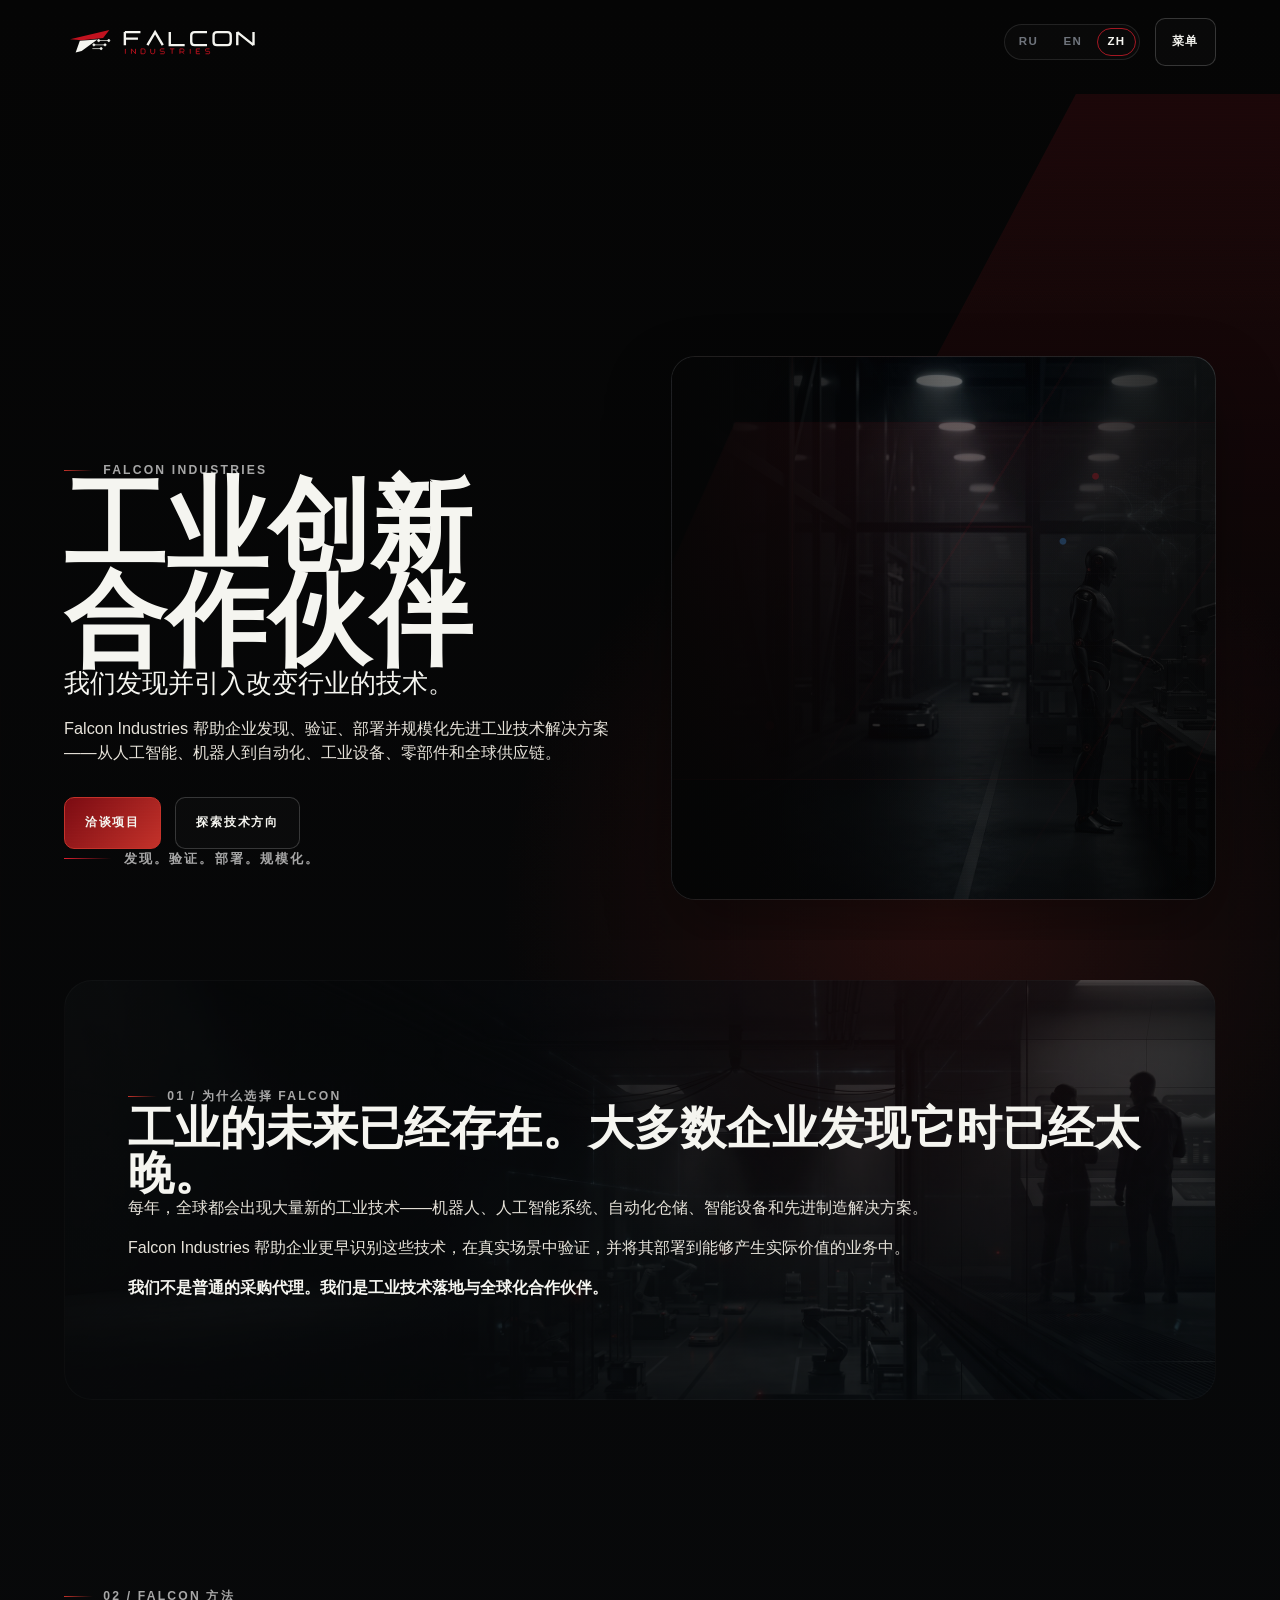
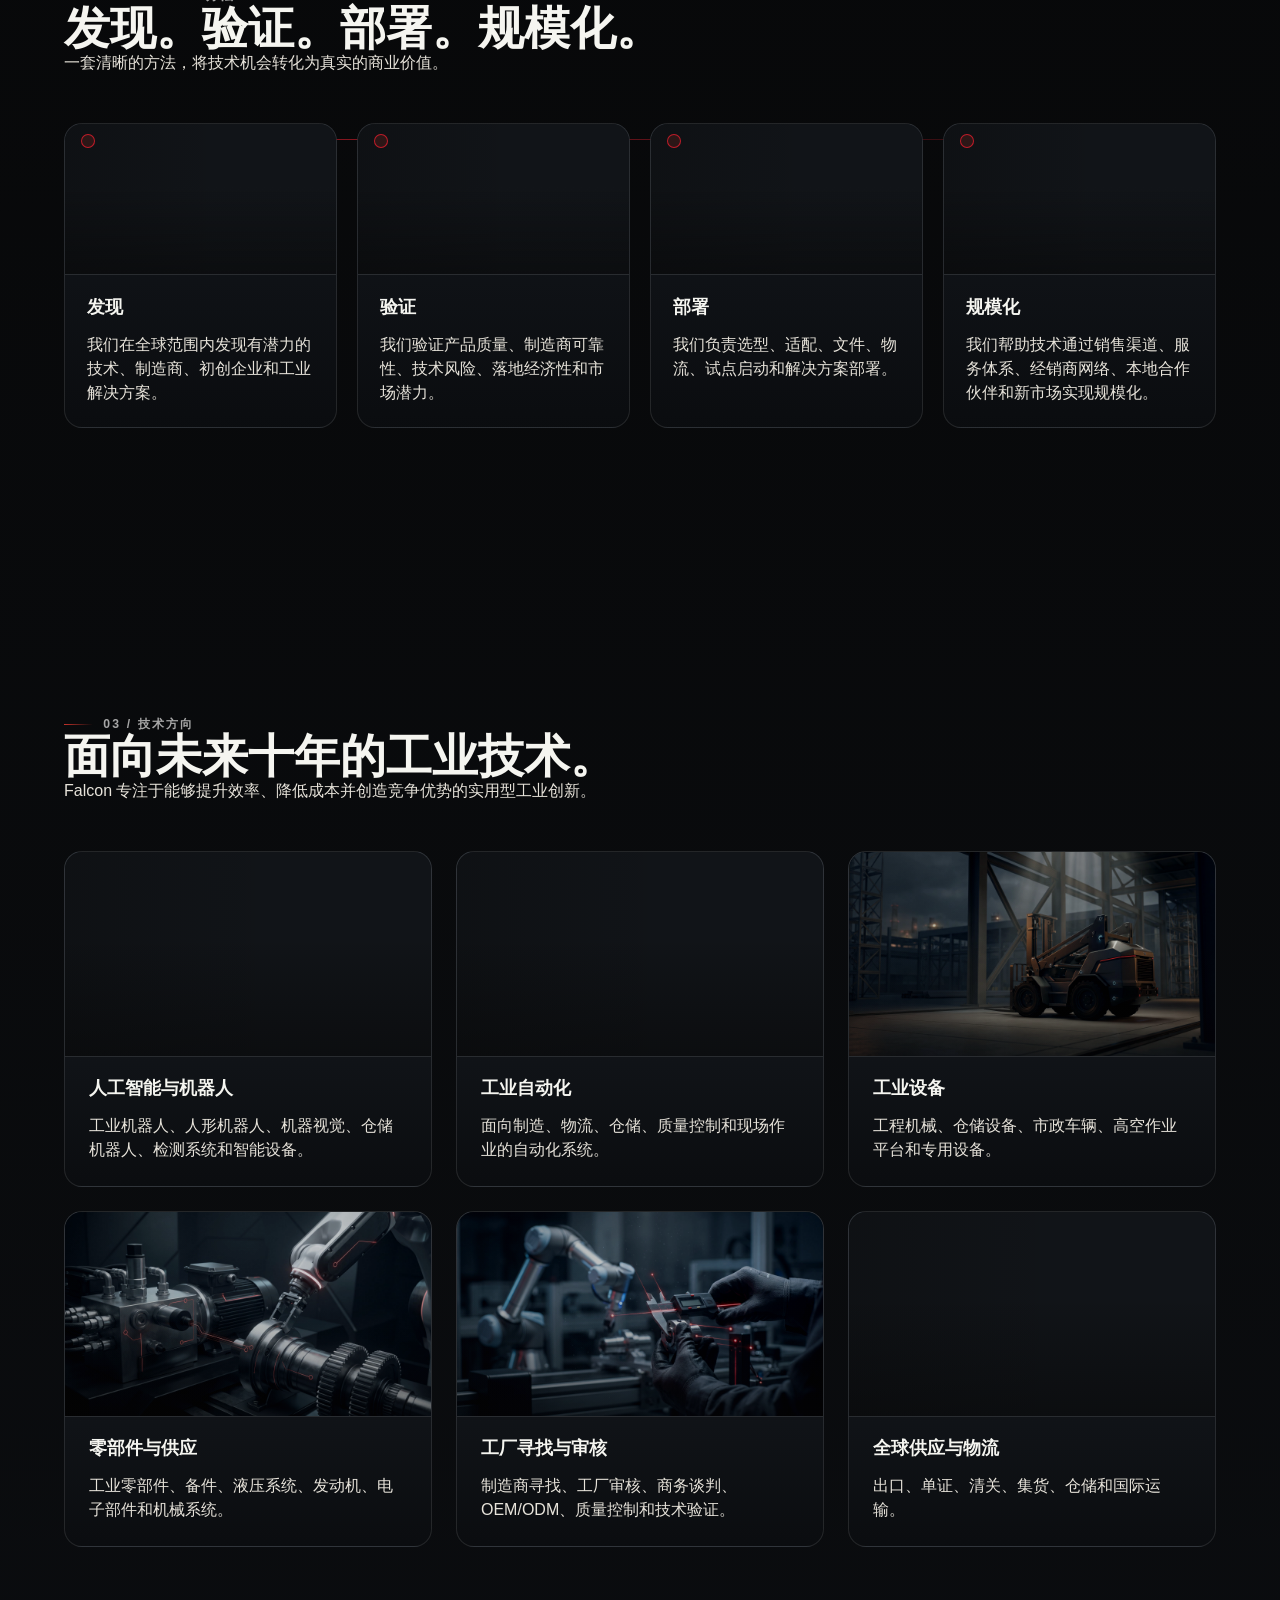
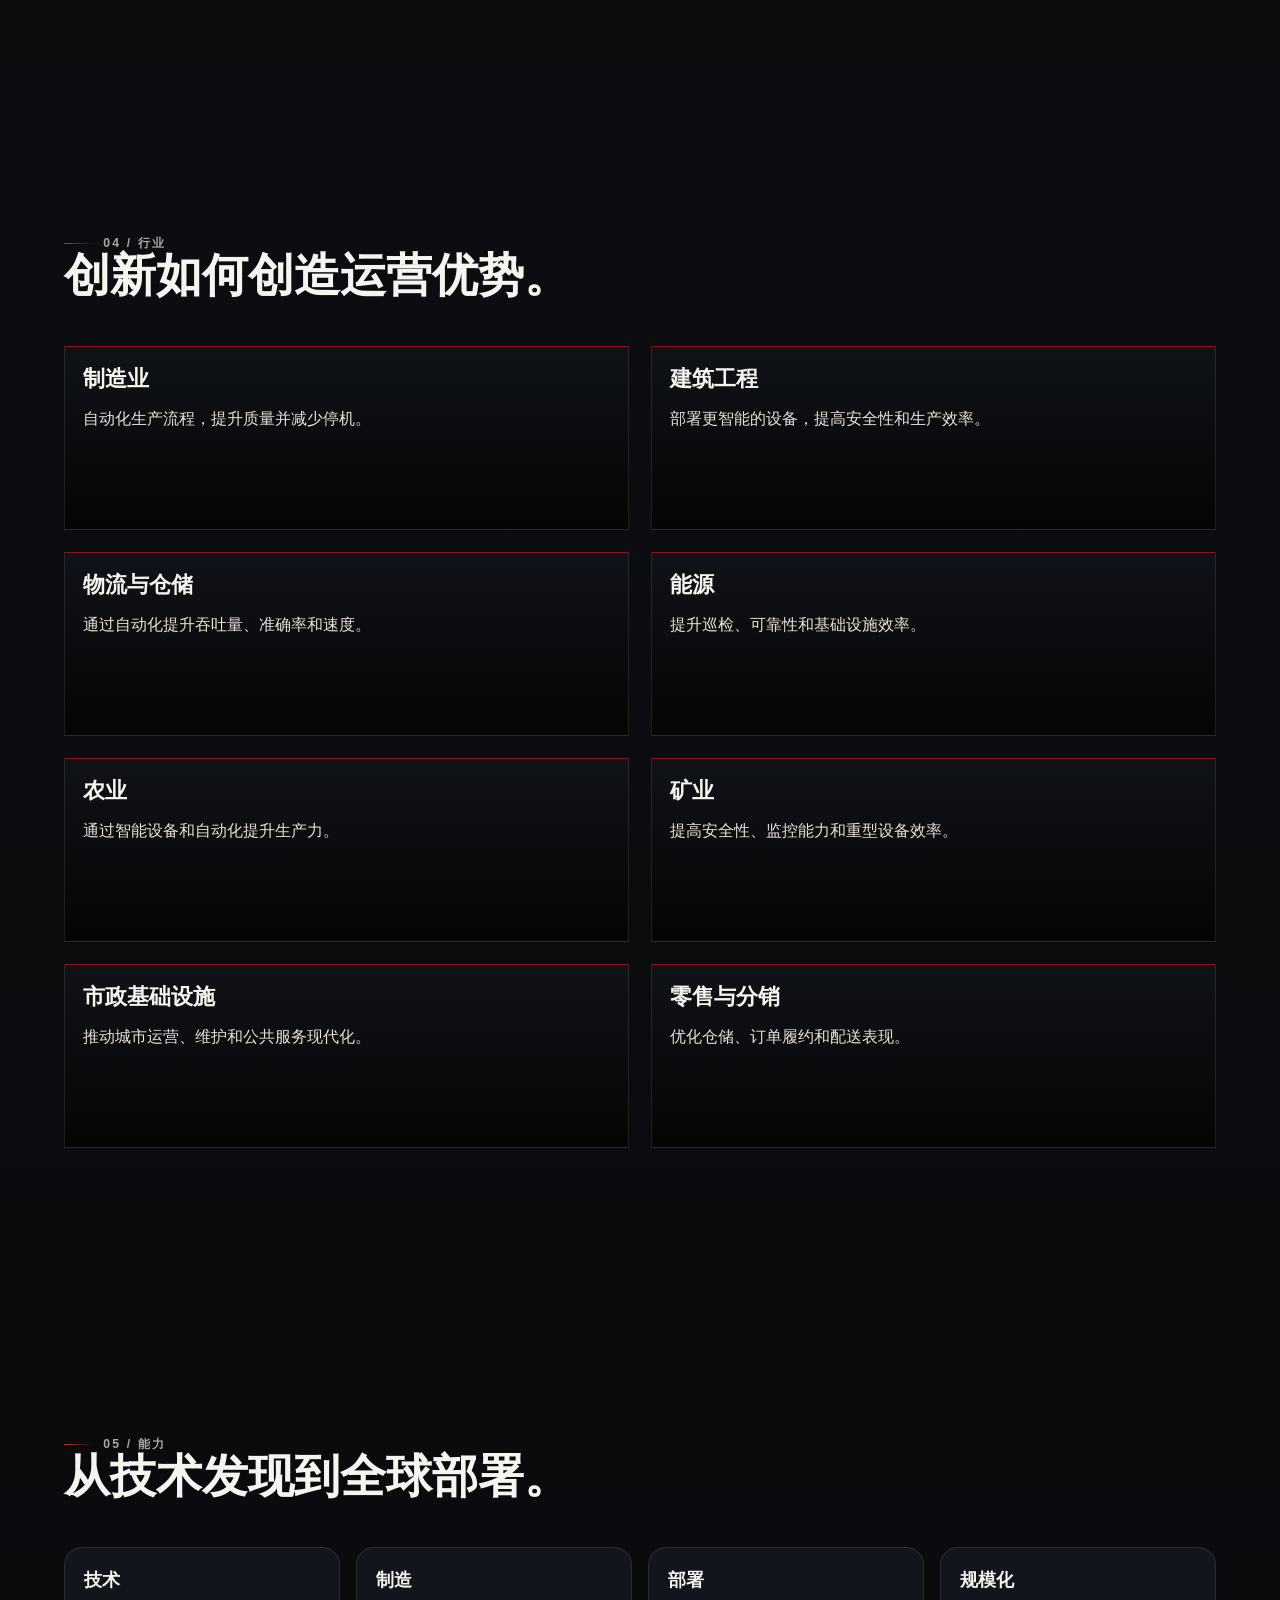
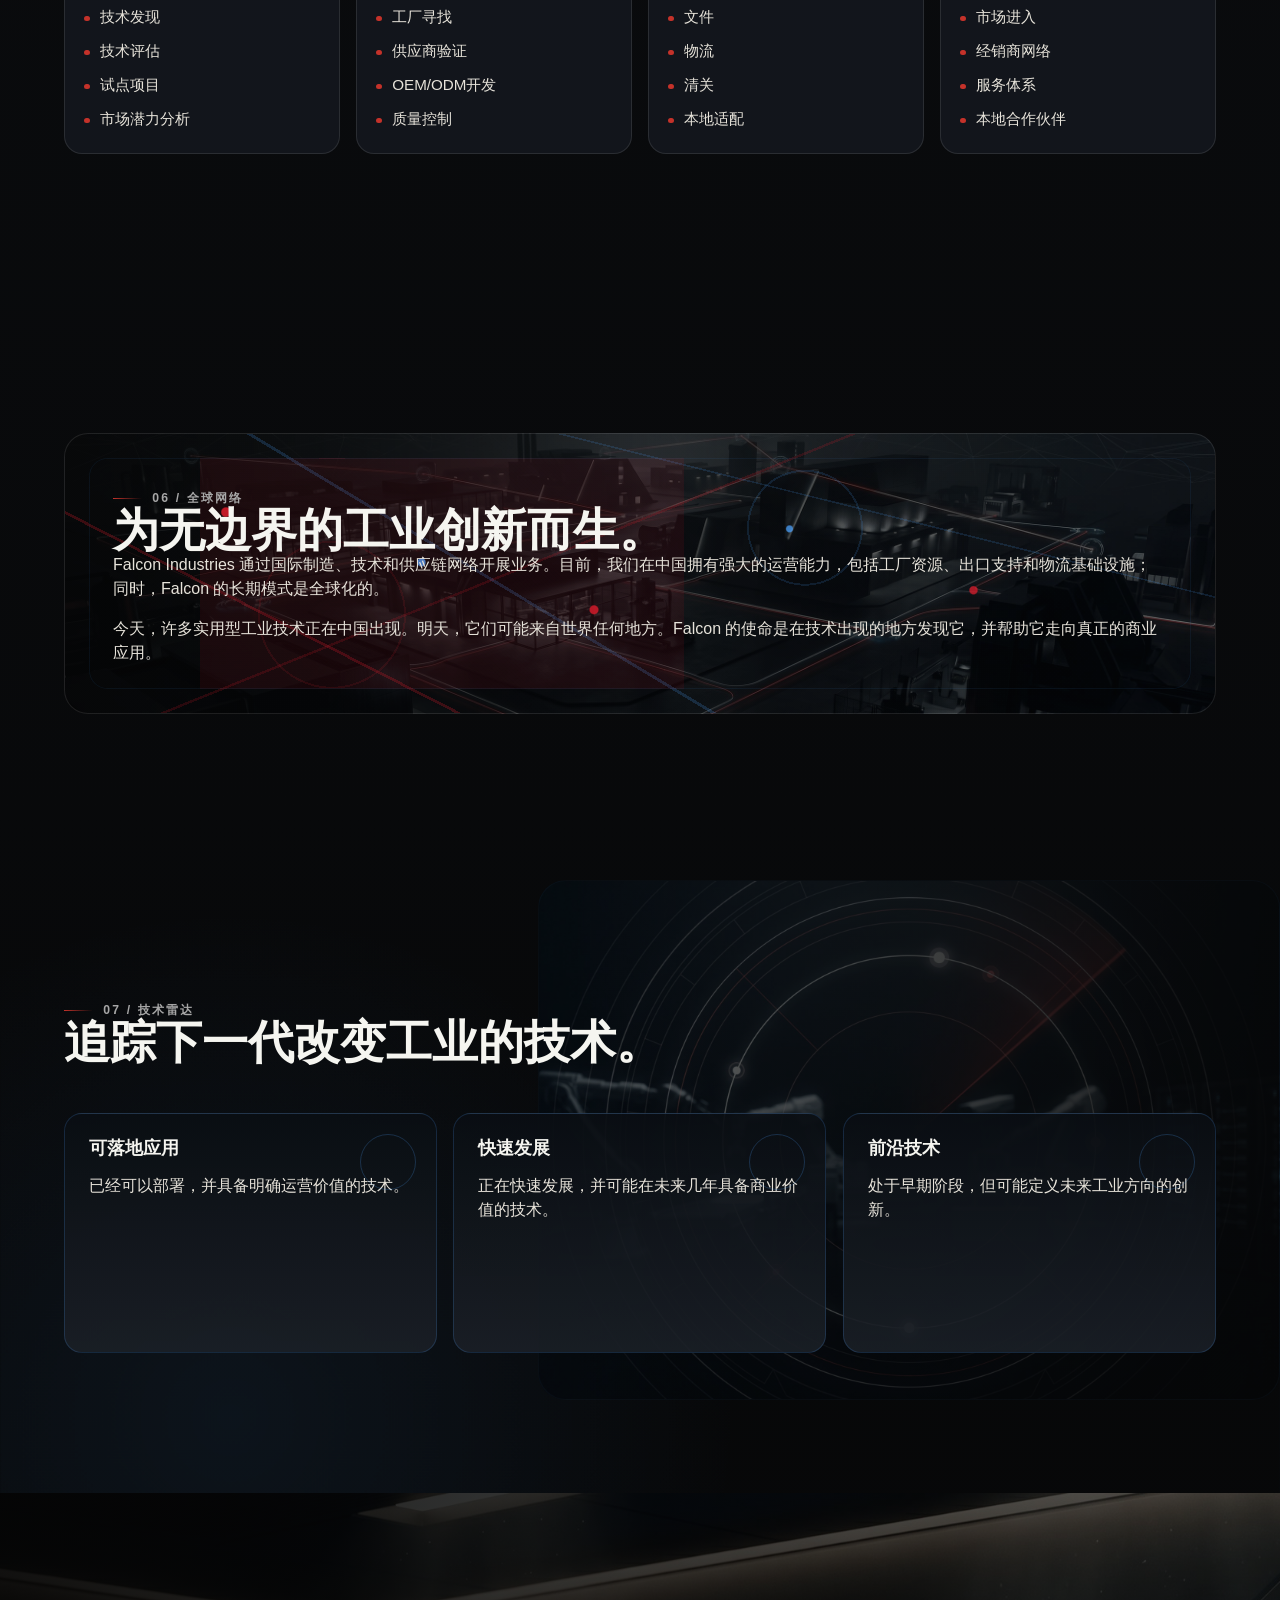
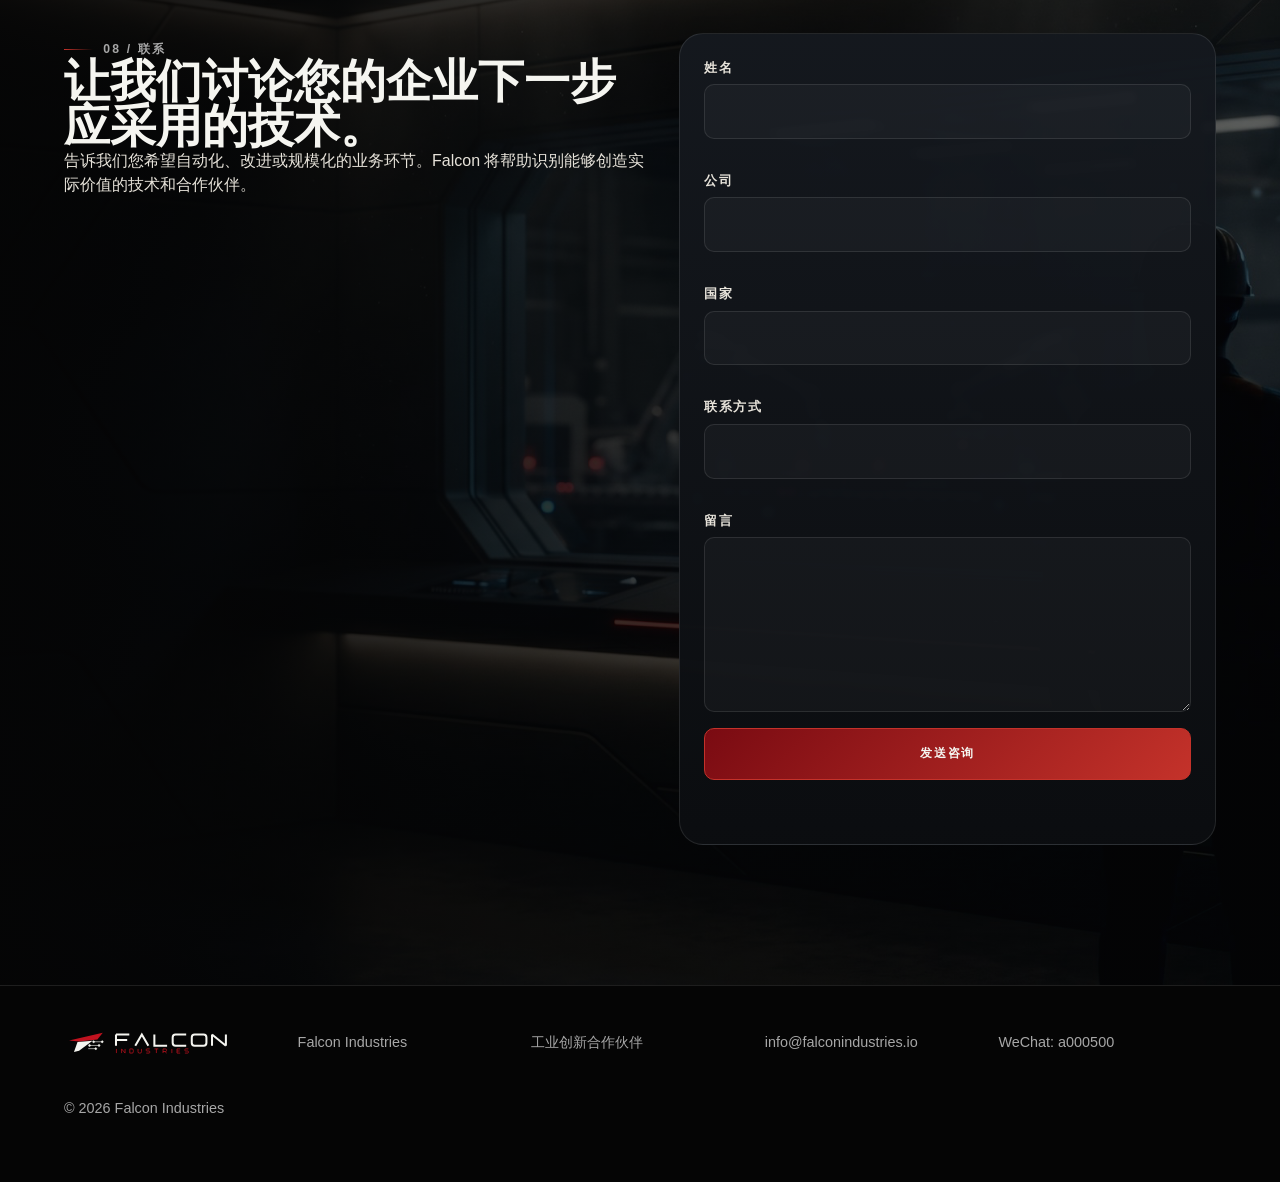
<file: zh/index.html>
<!doctype html>
<html lang="zh-Hans">
<head>
  <meta charset="utf-8">
  <meta name="viewport" content="width=device-width, initial-scale=1">
  <title>Falcon Industries — 工业创新合作伙伴</title>
  <meta name="description" content="Falcon Industries 帮助企业发现、验证、部署并规模化先进工业技术解决方案，涵盖人工智能、机器人、自动化、工业设备、零部件和全球供应链。">
  <link rel="canonical" href="https://falconindustries.io/zh/">
  <link rel="alternate" hreflang="ru" href="https://falconindustries.io/">
  <link rel="alternate" hreflang="en" href="https://falconindustries.io/en/">
  <link rel="alternate" hreflang="zh-Hans" href="https://falconindustries.io/zh/">
  <link rel="alternate" hreflang="x-default" href="https://falconindustries.io/">
  <link rel="icon" href="/public/brand/falcon-favicon.svg" type="image/svg+xml">
  <link rel="icon" href="/public/brand/falcon-favicon-32.png" sizes="32x32">
  <link rel="apple-touch-icon" href="/public/brand/falcon-favicon-192.png">
  <meta property="og:type" content="website">
  <meta property="og:site_name" content="Falcon Industries">
  <meta property="og:title" content="Falcon Industries — 工业创新合作伙伴">
  <meta property="og:description" content="我们发现并引入改变行业的技术。发现。验证。部署。规模化。">
  <meta property="og:url" content="https://falconindustries.io/zh/">
  <meta property="og:image" content="https://falconindustries.io/public/media/og-falcon.jpg">
  <meta name="twitter:card" content="summary_large_image">
  <meta name="twitter:title" content="Falcon Industries — 工业创新合作伙伴">
  <meta name="twitter:description" content="我们发现并引入改变行业的技术。发现。验证。部署。规模化。">
  <meta name="twitter:image" content="https://falconindustries.io/public/media/og-falcon.jpg">
  <script type="application/ld+json">
    {
      "@context": "https://schema.org",
      "@type": "Organization",
      "name": "Falcon Industries",
      "url": "https://falconindustries.io/zh/",
      "description": "Industrial innovation partner for discovering, validating, deploying and scaling technologies that transform industries.",
      "email": "info@falconindustries.io",
      "areaServed": ["CN", "RU", "HK"],
      "sameAs": ["https://falconindustries.io/"]
    }
  </script>
  <link rel="preload" as="image" href="/public/media/hero-poster.jpg" fetchpriority="high">
  <link rel="stylesheet" href="../assets/styles.css?v=20260710-hero-visual1">
</head>
<body data-lang="zh">
  <a class="skip-link" href="#main">跳至主要内容</a>
  <header class="site-header" data-site-header>
    <div class="container">
      <div class="header-bar">
        <a class="brand-logo" href="#hero" aria-label="Falcon Industries">
          <img src="/public/brand/falcon-logo-horizontal-light.svg" alt="Falcon Industries" width="1040" height="220" decoding="async">
        </a>
        <nav class="site-nav" aria-label="主导航">
          <a href="#about">关于</a>
          <a href="#approach">方法</a>
          <a href="#technologies">技术方向</a>
          <a href="#industries">行业</a>
          <a href="#capabilities">能力</a>
          <a href="#contact">联系</a>
        </nav>
        <div class="header-actions">
          <div class="language-switcher" aria-label="语言选择">
            <a href="/" hreflang="ru">RU</a>
            <a href="/en/" hreflang="en">EN</a>
            <a class="is-active" href="/zh/" hreflang="zh-Hans" aria-current="page">ZH</a>
          </div>
          <a class="button button--primary" href="#contact">洽谈项目</a>
          <button type="button" class="menu-toggle" aria-label="打开菜单" aria-controls="mobile-menu" aria-expanded="false" data-menu-toggle>菜单</button>
        </div>
      </div>
      <div class="mobile-menu" id="mobile-menu" hidden data-mobile-menu>
        <nav aria-label="移动导航">
          <a href="#about">关于</a>
          <a href="#approach">方法</a>
          <a href="#technologies">技术方向</a>
          <a href="#industries">行业</a>
          <a href="#capabilities">能力</a>
          <a href="#contact">联系</a>
        </nav>
        <div class="language-switcher" aria-label="语言选择">
          <a href="/" hreflang="ru">RU</a>
          <a href="/en/" hreflang="en">EN</a>
          <a class="is-active" href="/zh/" hreflang="zh-Hans" aria-current="page">ZH</a>
        </div>
      </div>
    </div>
  </header>
  <main id="main">
    <section id="hero" class="hero">
      <div class="container hero-layout">
        <div class="hero-copy" data-reveal>
          <p class="section-label">FALCON INDUSTRIES</p>
          <h1>工业创新合作伙伴</h1>
          <p class="hero-tagline">我们发现并引入改变行业的技术。</p>
          <p>Falcon Industries 帮助企业发现、验证、部署并规模化先进工业技术解决方案——从人工智能、机器人到自动化、工业设备、零部件和全球供应链。</p>
          <div class="hero-actions">
            <a class="button button--primary" href="#contact">洽谈项目</a>
            <a class="button" href="#technologies">探索技术方向</a>
          </div>
          <p class="hero-bottom-line">发现。验证。部署。规模化。</p>
        </div>
        <div class="hero-visual hero__media" data-reveal aria-hidden="true">
          <video class="hero__video hero__video--desktop" autoplay muted loop playsinline preload="metadata" poster="/public/media/hero-poster.jpg" data-video-fallback data-src="/public/media/hero-main.mp4" aria-hidden="true"></video>
          <video class="hero__video hero__video--mobile" autoplay muted loop playsinline preload="metadata" poster="/public/media/hero-poster.jpg" data-video-fallback data-src="/public/media/hero-main-mobile.mp4" aria-hidden="true"></video>
          <div class="hero__overlay" aria-hidden="true"></div>
        </div>
      </div>
    </section>
    <section id="about" class="section section--manifesto">
      <div class="container" data-reveal>
        <p class="section-label">01 / 为什么选择 FALCON</p>
        <h2>工业的未来已经存在。大多数企业发现它时已经太晚。</h2>
        <p>每年，全球都会出现大量新的工业技术——机器人、人工智能系统、自动化仓储、智能设备和先进制造解决方案。</p>
        <p>Falcon Industries 帮助企业更早识别这些技术，在真实场景中验证，并将其部署到能够产生实际价值的业务中。</p>
        <p><strong>我们不是普通的采购代理。我们是工业技术落地与全球化合作伙伴。</strong></p>
      </div>
    </section>
    <section id="approach" class="section section--approach">
      <div class="container">
        <div data-reveal>
          <p class="section-label">02 / FALCON 方法</p>
          <h2>发现。验证。部署。规模化。</h2>
          <p>一套清晰的方法，将技术机会转化为真实的商业价值。</p>
        </div>
        <div class="signal-grid">
          <article class="signal-card" data-reveal>
            <figure class="approach-card__media" aria-hidden="true">
              <img src="/public/media/discover.jpg" alt="" width="2400" height="1350" loading="lazy" decoding="async">
            </figure>
            <h3>发现</h3>
            <p>我们在全球范围内发现有潜力的技术、制造商、初创企业和工业解决方案。</p>
          </article>
          <article class="signal-card" data-reveal>
            <figure class="approach-card__media" aria-hidden="true">
              <img src="/public/media/validate.jpg" alt="" width="2400" height="1350" loading="lazy" decoding="async">
            </figure>
            <h3>验证</h3>
            <p>我们验证产品质量、制造商可靠性、技术风险、落地经济性和市场潜力。</p>
          </article>
          <article class="signal-card" data-reveal>
            <figure class="approach-card__media" aria-hidden="true">
              <img src="/public/media/deploy.jpg" alt="" width="2400" height="1350" loading="lazy" decoding="async">
            </figure>
            <h3>部署</h3>
            <p>我们负责选型、适配、文件、物流、试点启动和解决方案部署。</p>
          </article>
          <article class="signal-card" data-reveal>
            <figure class="approach-card__media" aria-hidden="true">
              <img src="/public/media/scale.jpg" alt="" width="2400" height="1350" loading="lazy" decoding="async">
            </figure>
            <h3>规模化</h3>
            <p>我们帮助技术通过销售渠道、服务体系、经销商网络、本地合作伙伴和新市场实现规模化。</p>
          </article>
        </div>
      </div>
    </section>
    <section id="technologies" class="section section--technologies">
      <div class="container">
        <div data-reveal>
          <p class="section-label">03 / 技术方向</p>
          <h2>面向未来十年的工业技术。</h2>
          <p>Falcon 专注于能够提升效率、降低成本并创造竞争优势的实用型工业创新。</p>
        </div>
        <div class="technology-grid">
          <article class="tech-card" data-reveal>
            <figure class="tech-card__media" aria-hidden="true">
              <img src="/public/media/ai-robotics-card.jpg" alt="" width="1920" height="1080" loading="lazy" decoding="async">
            </figure>
            <h3>人工智能与机器人</h3>
            <p>工业机器人、人形机器人、机器视觉、仓储机器人、检测系统和智能设备。</p>
          </article>
          <article class="tech-card" data-reveal>
            <figure class="tech-card__media" aria-hidden="true">
              <img src="/public/media/industrial-automation-card.jpg" alt="" width="1920" height="1080" loading="lazy" decoding="async">
            </figure>
            <h3>工业自动化</h3>
            <p>面向制造、物流、仓储、质量控制和现场作业的自动化系统。</p>
          </article>
          <article class="tech-card" data-reveal>
            <figure class="tech-card__media" aria-hidden="true">
              <img src="/public/media/industrial-equipment-card.jpg" alt="" width="1920" height="1080" loading="lazy" decoding="async">
            </figure>
            <h3>工业设备</h3>
            <p>工程机械、仓储设备、市政车辆、高空作业平台和专用设备。</p>
          </article>
          <article class="tech-card" data-reveal>
            <figure class="tech-card__media" aria-hidden="true">
              <img src="/public/media/components-supply-card.jpg" alt="" width="1920" height="1080" loading="lazy" decoding="async">
            </figure>
            <h3>零部件与供应</h3>
            <p>工业零部件、备件、液压系统、发动机、电子部件和机械系统。</p>
          </article>
          <article class="tech-card" data-reveal>
            <figure class="tech-card__media" aria-hidden="true">
              <img src="/public/media/factory-audit-card.jpg" alt="" width="1920" height="1080" loading="lazy" decoding="async">
            </figure>
            <h3>工厂寻找与审核</h3>
            <p>制造商寻找、工厂审核、商务谈判、OEM/ODM、质量控制和技术验证。</p>
          </article>
          <article class="tech-card" data-reveal>
            <figure class="tech-card__media" aria-hidden="true">
              <img src="/public/media/global-supply-card.jpg" alt="" width="1920" height="1080" loading="lazy" decoding="async">
            </figure>
            <h3>全球供应与物流</h3>
            <p>出口、单证、清关、集货、仓储和国际运输。</p>
          </article>
        </div>
      </div>
    </section>
    <section id="industries" class="section section--industries">
      <div class="container">
        <div data-reveal>
          <p class="section-label">04 / 行业</p>
          <h2>创新如何创造运营优势。</h2>
        </div>
        <div class="industry-grid">
          <article class="industry-tile" data-reveal>
            <h3><span class="no-break">制造业</span></h3>
            <p>自动化生产流程，提升质量并减少停机。</p>
          </article>
          <article class="industry-tile" data-reveal>
            <h3><span class="no-break">建筑工程</span></h3>
            <p>部署更智能的设备，提高安全性和生产效率。</p>
          </article>
          <article class="industry-tile" data-reveal>
            <h3><span class="no-break">物流与仓储</span></h3>
            <p>通过自动化提升吞吐量、准确率和速度。</p>
          </article>
          <article class="industry-tile" data-reveal>
            <h3><span class="no-break">能源</span></h3>
            <p>提升巡检、可靠性和基础设施效率。</p>
          </article>
          <article class="industry-tile" data-reveal>
            <h3><span class="no-break">农业</span></h3>
            <p>通过智能设备和自动化提升生产力。</p>
          </article>
          <article class="industry-tile" data-reveal>
            <h3><span class="no-break">矿业</span></h3>
            <p>提高安全性、监控能力和重型设备效率。</p>
          </article>
          <article class="industry-tile" data-reveal>
            <h3><span class="no-break">市政基础设施</span></h3>
            <p>推动城市运营、维护和公共服务现代化。</p>
          </article>
          <article class="industry-tile" data-reveal>
            <h3><span class="no-break">零售与分销</span></h3>
            <p>优化仓储、订单履约和配送表现。</p>
          </article>
        </div>
      </div>
    </section>
    <section id="capabilities" class="section section--capabilities">
      <div class="container">
        <div data-reveal>
          <p class="section-label">05 / 能力</p>
          <h2>从技术发现到全球部署。</h2>
        </div>
        <div class="capability-grid">
          <article class="capability-column" data-reveal>
            <h3>技术</h3>
            <ul>
              <li>技术发现</li>
              <li>技术评估</li>
              <li>试点项目</li>
              <li>市场潜力分析</li>
            </ul>
          </article>
          <article class="capability-column" data-reveal>
            <h3>制造</h3>
            <ul>
              <li>工厂寻找</li>
              <li>供应商验证</li>
              <li>OEM/ODM开发</li>
              <li>质量控制</li>
            </ul>
          </article>
          <article class="capability-column" data-reveal>
            <h3>部署</h3>
            <ul>
              <li>文件</li>
              <li>物流</li>
              <li>清关</li>
              <li>本地适配</li>
            </ul>
          </article>
          <article class="capability-column" data-reveal>
            <h3>规模化</h3>
            <ul>
              <li>市场进入</li>
              <li>经销商网络</li>
              <li>服务体系</li>
              <li>本地合作伙伴</li>
            </ul>
          </article>
        </div>
      </div>
    </section>
    <section id="global-network" class="section section--network">
      <div class="container" data-reveal>
        <p class="section-label">06 / 全球网络</p>
        <h2>为无边界的工业创新而生。</h2>
        <p>Falcon Industries 通过国际制造、技术和供应链网络开展业务。目前，我们在中国拥有强大的运营能力，包括工厂资源、出口支持和物流基础设施；同时，Falcon 的长期模式是全球化的。</p>
        <p>今天，许多实用型工业技术正在中国出现。明天，它们可能来自世界任何地方。Falcon 的使命是在技术出现的地方发现它，并帮助它走向真正的商业应用。</p>
      </div>
    </section>
    <section id="technology-radar" class="section section--radar">
      <div class="container">
        <div data-reveal>
          <p class="section-label">07 / 技术雷达</p>
          <h2>追踪下一代改变工业的技术。</h2>
        </div>
        <div class="radar-grid">
          <article class="radar-stage" data-reveal>
            <h3>可落地应用</h3>
            <p>已经可以部署，并具备明确运营价值的技术。</p>
          </article>
          <article class="radar-stage" data-reveal>
            <h3>快速发展</h3>
            <p>正在快速发展，并可能在未来几年具备商业价值的技术。</p>
          </article>
          <article class="radar-stage" data-reveal>
            <h3>前沿技术</h3>
            <p>处于早期阶段，但可能定义未来工业方向的创新。</p>
          </article>
        </div>
      </div>
    </section>
    <section id="contact" class="section section--contact">
      <div class="container">
        <div data-reveal>
          <p class="section-label">08 / 联系</p>
          <h2>让我们讨论您的企业下一步应采用的技术。</h2>
          <p>告诉我们您希望自动化、改进或规模化的业务环节。Falcon 将帮助识别能够创造实际价值的技术和合作伙伴。</p>
        </div>
        <form class="contact-form" action="mailto:info@falconindustries.io" method="post" data-contact-form data-mail-subject="Falcon Industries：新的工业项目" data-status-opening="正在打开您的邮件客户端..." data-status-fallback="如果邮件没有打开，请直接发送至 info@falconindustries.io。">
          <label>
            <span>姓名</span>
            <input type="text" name="name" required>
          </label>
          <label>
            <span>公司</span>
            <input type="text" name="company">
          </label>
          <label>
            <span>国家</span>
            <input type="text" name="country">
          </label>
          <label>
            <span>联系方式</span>
            <input type="text" name="contact" required>
          </label>
          <label>
            <span>留言</span>
            <textarea name="message" rows="6" required></textarea>
          </label>
          <button type="submit" class="button button--primary">发送咨询</button>
          <p class="form-status" role="status" aria-live="polite" data-form-status></p>
        </form>
      </div>
    </section>
  </main>
  <footer class="site-footer">
    <div class="container">
      <a class="footer-logo" href="#hero" aria-label="Falcon Industries">
        <img src="/public/brand/falcon-logo-horizontal-light.svg" alt="Falcon Industries" width="1040" height="220" loading="lazy" decoding="async">
      </a>
      <p>Falcon Industries</p>
      <p>工业创新合作伙伴</p>
      <p><a href="mailto:info@falconindustries.io">info@falconindustries.io</a></p>
      <p>WeChat: a000500</p>
      <p>&copy; <span data-year></span> Falcon Industries</p>
    </div>
  </footer>
  <script src="../assets/app.js?v=20260710-hero-visual1" defer></script>
</body>
</html>
</file>
<file: assets/styles.css>
*, *::before, *::after {
  box-sizing: border-box;
}

:root {
  --falcon-black: #050505;
  --falcon-graphite: #0B0D10;
  --falcon-deep-metal: #111418;
  --falcon-panel: #15191F;
  --falcon-panel-soft: #1B2027;
  --falcon-white: #F5F5F0;
  --falcon-white-soft: #E7E3DA;
  --falcon-muted: #A7A7A7;
  --falcon-muted-dark: #6F747C;
  --falcon-red: #C4322A;
  --falcon-red-bright: #E01E2D;
  --falcon-red-dark: #7A0B12;
  --falcon-tech-blue: #4DA3FF;
  --falcon-tech-blue-soft: #8CC7FF;
  --falcon-border: rgba(255, 255, 255, 0.10);
  --falcon-border-strong: rgba(255, 255, 255, 0.18);
  --container-max: 1440px;
  --container-pad: 64px;
  --nav-height: 84px;
  --radius-small: 10px;
  --radius-medium: 18px;
  --radius-large: 24px;
  --ease-out: cubic-bezier(0.16, 1, 0.3, 1);
}

html {
  scroll-behavior: smooth;
  background: var(--falcon-black);
  overflow-x: clip;
}

body {
  margin: 0;
  min-width: 320px;
  color: var(--falcon-white);
  background:
    radial-gradient(circle at 74% 12%, rgba(196, 50, 42, 0.16), transparent 28rem),
    radial-gradient(circle at 18% 82%, rgba(77, 163, 255, 0.08), transparent 32rem),
    linear-gradient(180deg, var(--falcon-black), var(--falcon-graphite) 48%, var(--falcon-black));
  font-family: Inter, "Noto Sans SC", "Helvetica Neue", Arial, sans-serif;
  line-height: 1.5;
  overflow-x: clip;
  -webkit-font-smoothing: antialiased;
  text-rendering: optimizeLegibility;
}

body::after {
  position: fixed;
  inset: 0;
  z-index: 100;
  pointer-events: none;
  content: "";
  opacity: 0.04;
  background-image:
    linear-gradient(rgba(255, 255, 255, 0.28) 1px, transparent 1px),
    linear-gradient(90deg, rgba(255, 255, 255, 0.16) 1px, transparent 1px);
  background-size: 100% 3px, 72px 72px;
  mix-blend-mode: soft-light;
}

body.menu-open {
  overflow: hidden;
}

img {
  display: block;
  max-width: 100%;
}

video {
  display: block;
}

a {
  color: inherit;
  text-decoration: none;
}

button,
input,
textarea {
  font: inherit;
}

button {
  cursor: pointer;
}

:focus-visible {
  outline: 2px solid var(--falcon-tech-blue-soft);
  outline-offset: 4px;
}

.skip-link {
  position: fixed;
  top: 1rem;
  left: 1rem;
  z-index: 2100;
  transform: translateY(-160%);
  border: 1px solid var(--falcon-border-strong);
  border-radius: var(--radius-small);
  background: var(--falcon-white);
  color: var(--falcon-black);
  padding: 0.8rem 1rem;
  font-size: 0.82rem;
  font-weight: 800;
}

.skip-link:focus {
  transform: translateY(0);
}

.container {
  width: min(100% - (var(--container-pad) * 2), var(--container-max));
  margin-inline: auto;
}

.section {
  position: relative;
  padding-block: 140px;
}

.section__grid,
.contact-layout {
  display: grid;
  grid-template-columns: repeat(2, minmax(0, 1fr));
  gap: 32px;
}

.section__header {
  max-width: 56rem;
  margin-bottom: 3rem;
}

.section-label,
.hero__eyebrow {
  display: inline-flex;
  align-items: center;
  gap: 0.65rem;
  margin: 0 0 1rem;
  color: var(--falcon-muted);
  font-size: 0.76rem;
  font-weight: 800;
  letter-spacing: 0.18em;
  text-transform: uppercase;
}

.section-label::before,
.hero__eyebrow::before {
  width: 1.8rem;
  height: 1px;
  flex: 0 0 auto;
  content: "";
  background: linear-gradient(90deg, var(--falcon-red), transparent);
}

.section-label strong,
.section-label span,
.hero__eyebrow strong,
.hero__eyebrow span {
  color: var(--falcon-red-bright);
}

.section-title,
.section > .container > h2,
.section > .container > [data-reveal] > h2 {
  margin: 0;
  color: var(--falcon-white);
  font-size: clamp(2.2rem, 3.6vw, 4.4rem);
  line-height: 0.98;
  letter-spacing: 0;
}

.section-copy,
.section > .container > p:not(.section-label),
.section > .container > [data-reveal] > p:not(.section-label),
.contact-form span,
.form-status {
  color: var(--falcon-white-soft);
}

.no-break {
  white-space: nowrap;
  word-break: keep-all;
  overflow-wrap: normal;
  hyphens: none;
}

.approach-card h3,
.signal-card h3,
.tech-card h3,
.industry-tile h3,
.industry-tile__title,
.industry-title,
.capability-column h3,
.radar-stage h3 {
  margin: 0;
  font-size: clamp(1.05rem, 1.4vw, 1.35rem);
  line-height: 1.15;
  letter-spacing: 0;
  word-break: keep-all !important;
  overflow-wrap: normal !important;
  hyphens: none !important;
}

body[data-lang="zh"] .approach-card h3,
body[data-lang="zh"] .signal-card h3,
body[data-lang="zh"] .tech-card h3,
body[data-lang="zh"] .industry-tile h3,
body[data-lang="zh"] .industry-tile__title,
body[data-lang="zh"] .industry-title,
body[data-lang="zh"] .capability-column h3,
body[data-lang="zh"] .radar-stage h3 {
  word-break: keep-all !important;
  line-break: loose;
}

.section > .container > p,
.section > .container > [data-reveal] > p,
.hero-copy p,
.signal-card p,
.tech-card p,
.industry-tile p,
.radar-stage p,
.contact-form p,
.form-status {
  margin: 0;
}

.section > .container > p:not(.section-label) + p:not(.section-label),
.section > .container > [data-reveal] > p:not(.section-label) + p:not(.section-label),
.hero-copy p + p,
.contact-form label + label {
  margin-top: 1rem;
}

.button {
  display: inline-flex;
  align-items: center;
  justify-content: center;
  min-height: 3.25rem;
  border: 1px solid var(--falcon-border-strong);
  border-radius: var(--radius-small);
  background: rgba(255, 255, 255, 0.02);
  color: var(--falcon-white);
  padding: 0.9rem 1.25rem;
  font-size: 0.78rem;
  font-weight: 800;
  letter-spacing: 0.14em;
  line-height: 1;
  text-transform: uppercase;
  transition:
    transform 180ms var(--ease-out),
    border-color 180ms var(--ease-out),
    background-color 180ms var(--ease-out),
    color 180ms var(--ease-out),
    box-shadow 180ms var(--ease-out);
}

.button:hover,
.button:focus-visible {
  border-color: var(--falcon-tech-blue);
  background: rgba(77, 163, 255, 0.08);
  box-shadow: 0 12px 24px rgba(0, 0, 0, 0.22);
}

.button--primary {
  border-color: var(--falcon-red);
  background: linear-gradient(135deg, var(--falcon-red-dark), var(--falcon-red));
}

.button--primary:hover,
.button--primary:focus-visible {
  background: var(--falcon-red-bright);
  color: var(--falcon-white);
  transform: translateY(-1px);
}

.button--secondary {
  background: transparent;
}

.signal-node {
  width: 0.8rem;
  height: 0.8rem;
  border: 1px solid rgba(224, 30, 45, 0.8);
  border-radius: 999px;
  background: rgba(196, 50, 42, 0.18);
  box-shadow: 0 0 0 0.2rem rgba(196, 50, 42, 0.08);
}

.signal-line {
  width: 100%;
  height: 1px;
  transform-origin: left center;
  background: linear-gradient(90deg, rgba(224, 30, 45, 0.92), rgba(224, 30, 45, 0));
  animation: signal-grow 1200ms var(--ease-out) both;
}

@keyframes signal-grow {
  from {
    transform: scaleX(0);
  }

  to {
    transform: scaleX(1);
  }
}

.site-header {
  position: fixed;
  inset: 0 0 auto;
  z-index: 1200;
  min-height: var(--nav-height);
  border-bottom: 1px solid transparent;
  background: transparent;
  transition:
    border-color 220ms var(--ease-out),
    background-color 220ms var(--ease-out),
    box-shadow 220ms var(--ease-out),
    backdrop-filter 220ms var(--ease-out);
}

.site-header.is-scrolled,
.site-header.is-open {
  border-color: var(--falcon-border);
  background: rgba(11, 13, 16, 0.78);
  box-shadow: 0 18px 50px rgba(0, 0, 0, 0.32);
  backdrop-filter: blur(18px);
}

.nav,
.header-bar {
  display: flex;
  align-items: center;
  justify-content: space-between;
  flex-wrap: nowrap;
  min-height: var(--nav-height);
  gap: 1.5rem;
}

.brand-logo {
  display: inline-flex;
  align-items: center;
  flex: 0 0 auto;
}

.brand-logo img {
  width: auto;
  height: 42px;
  object-fit: contain;
}

.footer-logo {
  display: inline-flex;
  align-items: center;
  width: fit-content;
}

.footer-logo img {
  width: auto;
  max-width: min(100%, 13rem);
  height: 36px;
  object-fit: contain;
}

.site-nav {
  display: flex;
  align-items: center;
  justify-content: center;
  flex: 0 1 auto;
  flex-wrap: nowrap;
  gap: 1rem;
  margin-left: auto;
}

.site-nav a {
  position: relative;
  min-width: max-content;
  color: var(--falcon-muted);
  font-size: 0.72rem;
  font-weight: 800;
  letter-spacing: 0.08em;
  overflow-wrap: normal;
  text-transform: uppercase;
  white-space: nowrap;
  word-break: keep-all;
  transition: color 180ms var(--ease-out);
}

.site-nav a::after {
  position: absolute;
  right: 0;
  bottom: -0.45rem;
  left: 0;
  height: 1px;
  transform: scaleX(0);
  transform-origin: left center;
  content: "";
  background: var(--falcon-red);
  transition: transform 180ms var(--ease-out);
}

.site-nav a:hover,
.site-nav a:focus-visible {
  color: var(--falcon-white);
}

.site-nav a:hover::after,
.site-nav a:focus-visible::after {
  transform: scaleX(1);
}

.header-actions {
  display: flex;
  align-items: center;
  flex: 0 0 auto;
  gap: 0.9rem;
}

.language-switcher {
  display: inline-flex;
  align-items: center;
  gap: 0.25rem;
  padding: 0.2rem;
  border: 1px solid var(--falcon-border);
  border-radius: 999px;
  background: rgba(255, 255, 255, 0.02);
}

.language-switcher a {
  border: 1px solid transparent;
  border-radius: 999px;
  color: var(--falcon-muted-dark);
  padding: 0.45rem 0.6rem;
  font-size: 0.72rem;
  font-weight: 800;
  letter-spacing: 0.12em;
  line-height: 1;
  text-transform: uppercase;
  transition:
    color 180ms var(--ease-out),
    border-color 180ms var(--ease-out),
    background-color 180ms var(--ease-out);
}

.language-switcher a:hover,
.language-switcher a:focus-visible {
  color: var(--falcon-white);
}

.language-switcher a.is-active {
  border-color: rgba(224, 30, 45, 0.72);
  color: var(--falcon-white);
}

.menu-toggle {
  display: none;
  align-items: center;
  justify-content: center;
  min-height: 3rem;
  border: 1px solid var(--falcon-border-strong);
  border-radius: var(--radius-small);
  background: rgba(255, 255, 255, 0.02);
  color: var(--falcon-white);
  padding: 0.8rem 1rem;
  font-size: 0.74rem;
  font-weight: 800;
  letter-spacing: 0.14em;
  text-transform: uppercase;
}

.mobile-menu {
  position: absolute;
  top: calc(100% - 1px);
  left: 0;
  width: 100%;
  padding: 0 0 1rem;
  border-bottom: 1px solid var(--falcon-border);
  background: rgba(11, 13, 16, 0.98);
  backdrop-filter: blur(18px);
}

.mobile-menu[hidden] {
  display: none;
}

.mobile-menu nav,
.mobile-menu__links {
  display: grid;
  gap: 0.5rem;
  padding: 0.75rem 0 1rem;
}

.mobile-menu a {
  display: block;
  border: 1px solid var(--falcon-border);
  border-radius: var(--radius-medium);
  background: rgba(255, 255, 255, 0.02);
  padding: 1rem 1.1rem;
  color: var(--falcon-white-soft);
  font-size: 0.92rem;
  font-weight: 700;
}

.mobile-menu .language-switcher {
  width: fit-content;
}

.hero {
  position: relative;
  isolation: isolate;
  min-height: 100svh;
  padding: calc(var(--nav-height) + 2rem) 0 2.5rem;
  overflow: clip;
}

.hero::before {
  position: absolute;
  inset: 10% -12% 18% auto;
  width: min(42vw, 620px);
  transform: skewX(-28deg);
  content: "";
  background: linear-gradient(180deg, rgba(224, 30, 45, 0.16), rgba(224, 30, 45, 0.02));
  filter: blur(0.5px);
  opacity: 0.65;
  pointer-events: none;
}

.hero__media,
.hero-visual {
  position: relative;
  min-height: 34rem;
  isolation: isolate;
  overflow: hidden;
  border: 1px solid var(--falcon-border);
  border-radius: var(--radius-large);
  background:
    linear-gradient(90deg, rgba(5, 5, 5, 0.9), rgba(5, 5, 5, 0.42) 50%, rgba(5, 5, 5, 0.76)),
    url("/public/media/hero-poster.jpg") center / cover no-repeat,
    radial-gradient(circle at 72% 18%, rgba(224, 30, 45, 0.2), transparent 34rem),
    radial-gradient(circle at 82% 68%, rgba(77, 163, 255, 0.08), transparent 28rem),
    radial-gradient(circle at 20% 78%, rgba(224, 30, 45, 0.1), transparent 22rem),
    linear-gradient(135deg, rgba(224, 30, 45, 0.11), transparent 26%),
    linear-gradient(180deg, #050505 0%, #0b0d10 52%, #050505 100%);
  box-shadow: 0 28px 64px rgba(0, 0, 0, 0.34);
}

.hero__media {
  position: relative;
}

.hero__media::before,
.hero-visual::before {
  position: absolute;
  inset: 12% -10% auto auto;
  z-index: 1;
  width: 48vw;
  min-width: 420px;
  height: 28vw;
  min-height: 240px;
  transform: skewX(-24deg);
  content: "";
  background:
    linear-gradient(120deg, rgba(224, 30, 45, 0.3), rgba(224, 30, 45, 0.04) 58%, transparent),
    linear-gradient(180deg, rgba(255, 255, 255, 0.04), transparent);
  border: 1px solid rgba(224, 30, 45, 0.18);
  opacity: 0.55;
  pointer-events: none;
}

.hero-visual::after {
  position: absolute;
  inset: 0;
  z-index: 2;
  content: "";
  background:
    radial-gradient(circle at 18% 68%, rgba(224, 30, 45, 0.9) 0 0.25rem, transparent 0.3rem),
    radial-gradient(circle at 78% 22%, rgba(224, 30, 45, 0.72) 0 0.18rem, transparent 0.24rem),
    radial-gradient(circle at 72% 34%, rgba(77, 163, 255, 0.56) 0 0.18rem, transparent 0.24rem),
    repeating-linear-gradient(122deg, transparent 0 7.25rem, rgba(224, 30, 45, 0.12) 7.25rem 7.4rem, transparent 7.4rem 14rem),
    linear-gradient(rgba(255, 255, 255, 0.025) 1px, transparent 1px),
    linear-gradient(90deg, rgba(255, 255, 255, 0.025) 1px, transparent 1px),
    linear-gradient(180deg, rgba(5, 5, 5, 0.06) 0%, rgba(5, 5, 5, 0.42) 72%, rgba(5, 5, 5, 0.68) 100%);
  background-size: auto, auto, auto, auto, 72px 72px, 72px 72px, auto;
  mask-image: radial-gradient(circle at 70% 40%, black, transparent 68%);
  pointer-events: none;
}

.hero__video {
  position: absolute;
  inset: 0;
  z-index: 0;
  display: block;
  width: 100%;
  height: 100%;
  object-fit: cover;
  opacity: 1;
}

.hero__video--mobile {
  display: none;
}

.hero__video.has-video-error {
  display: none !important;
}

.hero__overlay {
  position: absolute;
  inset: 0;
  z-index: 3;
  background:
    linear-gradient(90deg, rgba(5, 5, 5, 0.88), rgba(5, 5, 5, 0.22) 55%, rgba(5, 5, 5, 0.48)),
    linear-gradient(180deg, rgba(5, 5, 5, 0.08), rgba(5, 5, 5, 0.46));
  pointer-events: none;
}

.hero__media.has-video-error .hero__video {
  display: none !important;
}

.hero-layout {
  position: relative;
  z-index: 1;
  display: grid;
  grid-template-columns: minmax(0, 1.02fr) minmax(420px, 0.98fr);
  align-items: end;
  gap: 40px;
  min-height: calc(100svh - var(--nav-height) - 2rem);
}

.hero__content,
.hero-copy {
  position: relative;
  z-index: 1;
  display: flex;
  flex-direction: column;
  min-width: 0;
  max-width: 48rem;
  padding: 3rem 0 2rem;
}

.hero-layout > *,
.signal-grid > *,
.technology-grid > *,
.industry-grid > *,
.capability-grid > *,
.radar-grid > *,
.section--contact .container > * {
  min-width: 0;
}

.hero__title,
.hero h1 {
  margin: 0;
  font-size: clamp(52px, 8vw, 124px);
  line-height: 0.92;
  letter-spacing: 0;
  text-wrap: balance;
}

.hero__tagline,
.hero-tagline {
  margin-top: 1.4rem;
  color: var(--falcon-white);
  font-size: clamp(1.2rem, 2vw, 1.8rem);
  line-height: 1.25;
}

.hero__description,
.hero-copy > p:not(.section-label):not(.hero-tagline):not(.hero-bottom-line) {
  max-width: 40rem;
  color: var(--falcon-white-soft);
  font-size: 1.02rem;
}

.hero__actions,
.hero-actions {
  display: flex;
  flex-wrap: wrap;
  gap: 0.9rem;
  margin-top: 2rem;
}

.hero__bottom-line,
.hero-bottom-line {
  display: inline-flex;
  align-items: center;
  gap: 0.75rem;
  margin-top: 2rem;
  color: var(--falcon-muted);
  font-size: 0.82rem;
  font-weight: 700;
  letter-spacing: 0.16em;
  text-transform: uppercase;
}

.hero__bottom-line::before,
.hero-bottom-line::before {
  width: 3rem;
  height: 1px;
  content: "";
  background: linear-gradient(90deg, var(--falcon-red-bright), transparent);
}

.hero__signal {
  display: flex;
  align-items: center;
  gap: 0.65rem;
}

.section--manifesto .container,
.manifesto {
  position: relative;
  z-index: 1;
  max-width: 64rem;
}

.section--manifesto {
  position: relative;
  overflow: hidden;
}

.section--manifesto::before {
  position: absolute;
  inset: 8% var(--container-pad);
  content: "";
  border: 1px solid rgba(255, 255, 255, 0.06);
  border-radius: 28px;
  background:
    linear-gradient(90deg, rgba(5, 5, 5, 0.84), rgba(5, 5, 5, 0.48)),
    url("/public/media/philosophy-bg.jpg") center / cover no-repeat;
  opacity: 0.44;
  pointer-events: none;
}

.section--manifesto strong,
.manifesto__statement {
  color: var(--falcon-white);
}

.section--approach .container > div:first-child,
.section--technologies .container > div:first-child,
.section--industries .container > div:first-child,
.section--capabilities .container > div:first-child,
.section--radar .container > div:first-child,
.section--contact .container > div:first-child {
  max-width: 52rem;
  margin-bottom: 3rem;
}

.approach-grid,
.signal-grid {
  position: relative;
  display: grid;
  grid-template-columns: repeat(4, minmax(0, 1fr));
  gap: 1.25rem;
}

.approach-grid::before,
.signal-grid::before {
  position: absolute;
  top: 1rem;
  left: 1rem;
  right: 1rem;
  height: 1px;
  content: "";
  background: linear-gradient(90deg, rgba(224, 30, 45, 0.72), rgba(224, 30, 45, 0.08));
}

.approach-card,
.signal-card {
  position: relative;
  min-height: 17rem;
  overflow: hidden;
  padding: 0 1.35rem 1.4rem;
  border: 1px solid var(--falcon-border);
  border-radius: var(--radius-medium);
  background:
    linear-gradient(180deg, rgba(21, 25, 31, 0.94), rgba(11, 13, 16, 0.96));
}

.approach-card::before,
.signal-card::before {
  position: absolute;
  top: 0.65rem;
  left: 1rem;
  z-index: 2;
  width: 0.85rem;
  height: 0.85rem;
  border: 1px solid rgba(224, 30, 45, 0.82);
  border-radius: 999px;
  content: "";
  background: rgba(196, 50, 42, 0.16);
}

.approach-card__media,
.tech-card__media {
  position: relative;
  overflow: hidden;
  aspect-ratio: 16 / 9;
  border-bottom: 1px solid var(--falcon-border);
  background: var(--falcon-deep-metal);
}

.approach-card__media {
  margin: -1px -1.35rem 1.35rem;
}

.tech-card__media {
  margin: -1px -1.5rem 1.35rem;
}

.approach-card__media::after,
.tech-card__media::after {
  position: absolute;
  inset: 0;
  content: "";
  background:
    linear-gradient(180deg, transparent 42%, rgba(5, 5, 5, 0.44)),
    linear-gradient(90deg, rgba(5, 5, 5, 0.2), transparent 58%);
  pointer-events: none;
}

.approach-card__media img,
.tech-card__media img {
  width: 100%;
  height: 100%;
  object-fit: cover;
  filter: saturate(0.9) contrast(1.04) brightness(0.8);
  transform: scale(1.01);
  transition:
    transform 420ms var(--ease-out),
    filter 420ms var(--ease-out);
}

.signal-card:hover .approach-card__media img,
.signal-card:focus-within .approach-card__media img,
.tech-card:hover .tech-card__media img,
.tech-card:focus-within .tech-card__media img {
  filter: saturate(0.98) contrast(1.06) brightness(0.88);
  transform: scale(1.045);
}

.approach-card p,
.signal-card p,
.tech-card p,
.industry-tile p,
.capability-column li,
.radar-stage p {
  margin-top: 0.95rem;
  color: var(--falcon-white-soft);
}

.tech-grid,
.technology-grid {
  display: grid;
  grid-template-columns: repeat(3, minmax(0, 1fr));
  gap: 1.5rem;
}

.tech-card {
  min-height: 13.5rem;
  overflow: hidden;
  padding: 0 1.5rem 1.5rem;
  border: 1px solid var(--falcon-border);
  border-radius: var(--radius-medium);
  background:
    linear-gradient(180deg, rgba(27, 32, 39, 0.92), rgba(11, 13, 16, 0.98));
  box-shadow: inset 0 1px 0 rgba(255, 255, 255, 0.04);
}

.industry-grid {
  display: grid;
  grid-template-columns: repeat(2, minmax(0, 1fr));
  gap: 22px;
}

.industry-tile {
  min-height: 11.5rem;
  padding: 1.25rem 1.15rem 1.1rem;
  border-top: 1px solid rgba(224, 30, 45, 0.62);
  border-right: 1px solid var(--falcon-border);
  border-bottom: 1px solid var(--falcon-border);
  border-left: 1px solid var(--falcon-border);
  background:
    linear-gradient(180deg, rgba(17, 20, 24, 0.92), rgba(5, 5, 5, 0.94));
}

.industry-tile h3,
.industry-tile__title,
.industry-title {
  max-width: none !important;
  inline-size: auto !important;
  width: auto;
  min-width: 0;
  white-space: normal;
  word-break: keep-all !important;
  overflow-wrap: normal !important;
  hyphens: none !important;
  line-break: auto;
  letter-spacing: -0.02em;
  text-wrap: normal;
  font-size: clamp(22px, 1.5vw, 28px);
  line-height: 1.12;
}

.industry-tile .no-break {
  word-break: keep-all !important;
  overflow-wrap: normal !important;
  hyphens: none !important;
  line-break: auto;
}

body[data-lang="zh"] .industry-tile h3,
body[data-lang="zh"] .industry-tile__title,
body[data-lang="zh"] .industry-title {
  word-break: keep-all !important;
  overflow-wrap: normal !important;
  line-break: loose;
  letter-spacing: normal;
}

body[data-lang="zh"] .industry-tile .no-break {
  word-break: keep-all !important;
  overflow-wrap: normal !important;
  line-break: loose;
  letter-spacing: normal;
}

@media (min-width: 1680px) {
  .industry-grid {
    grid-template-columns: repeat(4, minmax(0, 1fr));
  }
}

@media (max-width: 900px) {
  .industry-grid {
    grid-template-columns: 1fr;
  }
}

.capabilities-grid,
.capability-grid {
  display: grid;
  grid-template-columns: repeat(4, minmax(0, 1fr));
  gap: 1rem;
}

.capability-column {
  padding: 1.35rem 1.2rem;
  border: 1px solid var(--falcon-border);
  border-radius: var(--radius-medium);
  background: rgba(21, 25, 31, 0.84);
}

.capability-column ul {
  margin: 1rem 0 0;
  padding: 0;
  list-style: none;
}

.capability-column li {
  position: relative;
  padding-left: 1rem;
  font-size: 0.95rem;
}

.capability-column li + li {
  margin-top: 0.7rem;
}

.capability-column li::before {
  position: absolute;
  top: 0.6rem;
  left: 0;
  width: 0.35rem;
  height: 0.35rem;
  border-radius: 999px;
  content: "";
  background: var(--falcon-red);
}

.network-panel,
.section--network .container {
  position: relative;
  overflow: hidden;
  padding: 3rem;
  border: 1px solid var(--falcon-border);
  border-radius: var(--radius-large);
  background:
    linear-gradient(90deg, rgba(5, 5, 5, 0.9), rgba(5, 5, 5, 0.58)),
    url("/public/media/global-network.jpg") center / cover no-repeat,
    linear-gradient(135deg, rgba(21, 25, 31, 0.98), rgba(11, 13, 16, 0.96));
}

.network-panel > *,
.section--network .container > * {
  position: relative;
  z-index: 1;
}

.network-panel::before,
.section--network .container::before {
  position: absolute;
  inset: 0;
  content: "";
  background:
    radial-gradient(circle at 14% 28%, rgba(224, 30, 45, 0.9) 0 0.26rem, transparent 0.34rem),
    radial-gradient(circle at 31% 46%, rgba(77, 163, 255, 0.84) 0 0.22rem, transparent 0.3rem),
    radial-gradient(circle at 46% 63%, rgba(224, 30, 45, 0.84) 0 0.24rem, transparent 0.32rem),
    radial-gradient(circle at 63% 34%, rgba(77, 163, 255, 0.78) 0 0.18rem, transparent 0.26rem),
    radial-gradient(circle at 79% 56%, rgba(224, 30, 45, 0.78) 0 0.22rem, transparent 0.3rem),
    linear-gradient(27deg, transparent 0 23%, rgba(224, 30, 45, 0.26) 23% 23.35%, transparent 23.35% 100%),
    linear-gradient(31deg, transparent 0 40%, rgba(77, 163, 255, 0.2) 40% 40.35%, transparent 40.35% 100%),
    linear-gradient(-22deg, transparent 0 57%, rgba(224, 30, 45, 0.18) 57% 57.35%, transparent 57.35% 100%),
    linear-gradient(14deg, transparent 0 71%, rgba(77, 163, 255, 0.16) 71% 71.3%, transparent 71.3% 100%);
  opacity: 0.95;
  pointer-events: none;
}

.network-panel::after,
.section--network .container::after {
  position: absolute;
  inset: 1.5rem;
  content: "";
  border: 1px solid rgba(77, 163, 255, 0.08);
  border-radius: calc(var(--radius-large) - 0.35rem);
  background:
    radial-gradient(circle at 65% 30%, transparent 0 3.5rem, rgba(77, 163, 255, 0.16) 3.5rem 3.62rem, transparent 3.62rem 100%),
    radial-gradient(circle at 22% 68%, transparent 0 4.5rem, rgba(224, 30, 45, 0.12) 4.5rem 4.62rem, transparent 4.62rem 100%),
    linear-gradient(90deg, transparent 0 10%, rgba(224, 30, 45, 0.1) 10% 54%, transparent 54% 100%);
  opacity: 0.9;
  pointer-events: none;
}

.section--radar {
  position: relative;
  overflow: hidden;
}

.section--radar::before {
  position: absolute;
  inset: 4% 0 auto auto;
  width: min(760px, 58vw);
  height: min(520px, 50vw);
  content: "";
  border: 1px solid rgba(77, 163, 255, 0.08);
  border-radius: 28px;
  background:
    linear-gradient(90deg, rgba(5, 5, 5, 0.18), rgba(5, 5, 5, 0.82)),
    url("/public/media/technology-radar.jpg") center / cover no-repeat;
  opacity: 0.46;
  pointer-events: none;
}

.section--radar .container {
  position: relative;
  z-index: 1;
}

.radar,
.radar-grid {
  display: grid;
  grid-template-columns: repeat(3, minmax(0, 1fr));
  gap: 1rem;
}

.radar-stage {
  position: relative;
  min-height: 15rem;
  padding: 1.5rem;
  border: 1px solid rgba(77, 163, 255, 0.18);
  border-radius: var(--radius-medium);
  background:
    linear-gradient(180deg, rgba(10, 14, 19, 0.92), rgba(27, 32, 39, 0.88));
}

.radar-stage::before {
  position: absolute;
  top: 1.25rem;
  right: 1.25rem;
  width: 3.5rem;
  height: 3.5rem;
  border: 1px solid rgba(77, 163, 255, 0.22);
  border-radius: 999px;
  content: "";
}

.section--contact .container {
  display: grid;
  grid-template-columns: minmax(0, 1fr) minmax(320px, 0.92fr);
  gap: 2rem;
  align-items: start;
}

.section--contact {
  background:
    linear-gradient(90deg, rgba(5, 5, 5, 0.94), rgba(5, 5, 5, 0.64)),
    url("/public/media/contact-bg.jpg") center / cover no-repeat,
    #050505;
}

.contact-form {
  display: grid;
  gap: 1rem;
  padding: 1.5rem;
  border: 1px solid var(--falcon-border);
  border-radius: var(--radius-large);
  background:
    linear-gradient(180deg, rgba(21, 25, 31, 0.96), rgba(11, 13, 16, 0.98));
}

.contact-form label {
  display: grid;
  gap: 0.45rem;
}

.contact-form span {
  font-size: 0.8rem;
  font-weight: 700;
  letter-spacing: 0.12em;
  text-transform: uppercase;
}

.contact-form input,
.contact-form textarea {
  width: 100%;
  border: 1px solid var(--falcon-border);
  border-radius: var(--radius-small);
  background: rgba(255, 255, 255, 0.03);
  color: var(--falcon-white);
  padding: 0.9rem 1rem;
  transition:
    border-color 180ms var(--ease-out),
    background-color 180ms var(--ease-out),
    box-shadow 180ms var(--ease-out);
}

.contact-form input:focus,
.contact-form textarea:focus {
  outline: none;
  border-color: var(--falcon-tech-blue);
  background: rgba(77, 163, 255, 0.06);
  box-shadow: 0 0 0 0.2rem rgba(77, 163, 255, 0.1);
}

.contact-form textarea {
  min-height: 10rem;
  resize: vertical;
}

.form-status {
  min-height: 1.5rem;
  font-size: 0.95rem;
}

.site-footer {
  padding: 2rem 0 3rem;
  border-top: 1px solid var(--falcon-border);
  background: rgba(5, 5, 5, 0.84);
}

.site-footer .container {
  display: grid;
  grid-template-columns: repeat(5, minmax(0, 1fr));
  gap: 1rem;
  color: var(--falcon-muted);
  font-size: 0.9rem;
}

[data-reveal] {
  opacity: 1;
  visibility: visible;
  transform: none;
}

.js-enabled [data-reveal] {
  opacity: 0;
  transform: translate3d(0, 1.5rem, 0);
  transition:
    opacity 560ms var(--ease-out),
    transform 560ms var(--ease-out);
  will-change: opacity, transform;
}

.js-enabled [data-reveal].is-visible {
  opacity: 1;
  visibility: visible;
  transform: translate3d(0, 0, 0);
}

@media (max-width: 1280px) {
  .site-nav,
  .nav__cta,
  .header-actions > .button {
    display: none;
  }

  .menu-toggle {
    display: inline-flex;
  }

  .industry-grid {
    grid-template-columns: repeat(2, minmax(0, 1fr));
  }
}

@media (max-width: 1120px) {
  :root {
    --container-pad: 36px;
  }

  .hero::before {
    inset: 10% 0 18% auto;
    width: min(18vw, 10rem);
  }

  .site-nav,
  .nav__cta,
  .header-actions > .button {
    display: none;
  }

  .menu-toggle {
    display: inline-flex;
  }

  .hero-layout {
    grid-template-columns: 1fr;
    align-items: stretch;
  }

  .hero-visual {
    min-height: 28rem;
  }

  .approach-grid,
  .signal-grid,
  .tech-grid,
  .technology-grid,
  .capabilities-grid,
  .capability-grid {
    grid-template-columns: repeat(2, minmax(0, 1fr));
  }

  .industry-grid,
  .site-footer .container {
    grid-template-columns: repeat(2, minmax(0, 1fr));
  }

  .section--contact .container,
  .radar,
  .radar-grid {
    grid-template-columns: 1fr;
  }
}

@media (max-width: 760px) {
  :root {
    --container-pad: 20px;
    --nav-height: 72px;
  }

  .section {
    padding-block: 72px;
  }

  .brand-logo img {
    height: 34px;
  }

  .header-bar {
    gap: 0.8rem;
  }

  .header-actions {
    margin-left: auto;
  }

  .header-actions > .language-switcher {
    display: none;
  }

  .mobile-menu {
    padding-bottom: 1.25rem;
  }

  .hero {
    padding-top: calc(var(--nav-height) + 1rem);
  }

  .hero-layout {
    gap: 1.5rem;
    min-height: auto;
  }

  .hero-copy {
    padding-top: 1.5rem;
  }

  .hero__title,
  .hero h1 {
    font-size: clamp(2.35rem, 10.5vw, 3.4rem);
  }

  .hero__actions,
  .hero-actions {
    flex-direction: column;
    align-items: stretch;
  }

  .hero-visual {
    min-height: 22rem;
  }

  .approach-grid,
  .signal-grid,
  .tech-grid,
  .technology-grid,
  .industry-grid,
  .capabilities-grid,
  .capability-grid,
  .site-footer .container {
    grid-template-columns: 1fr;
  }

  .approach-grid::before,
  .signal-grid::before {
    display: none;
  }

  .network-panel,
  .section--network .container,
  .contact-form {
    padding: 1.25rem;
  }
}

@media (max-width: 768px) {
  .hero__video--desktop {
    display: none;
  }

  .hero__video--mobile {
    display: block;
  }
}

@media (prefers-reduced-motion: reduce) {
  *, *::before, *::after {
    scroll-behavior: auto !important;
    animation-duration: 0.01ms !important;
    animation-iteration-count: 1 !important;
    transition-duration: 0.01ms !important;
  }

  .js-enabled [data-reveal],
  [data-reveal] {
    opacity: 1;
    visibility: visible;
    transform: none;
    transition: none;
    will-change: auto;
  }

}
</file>
